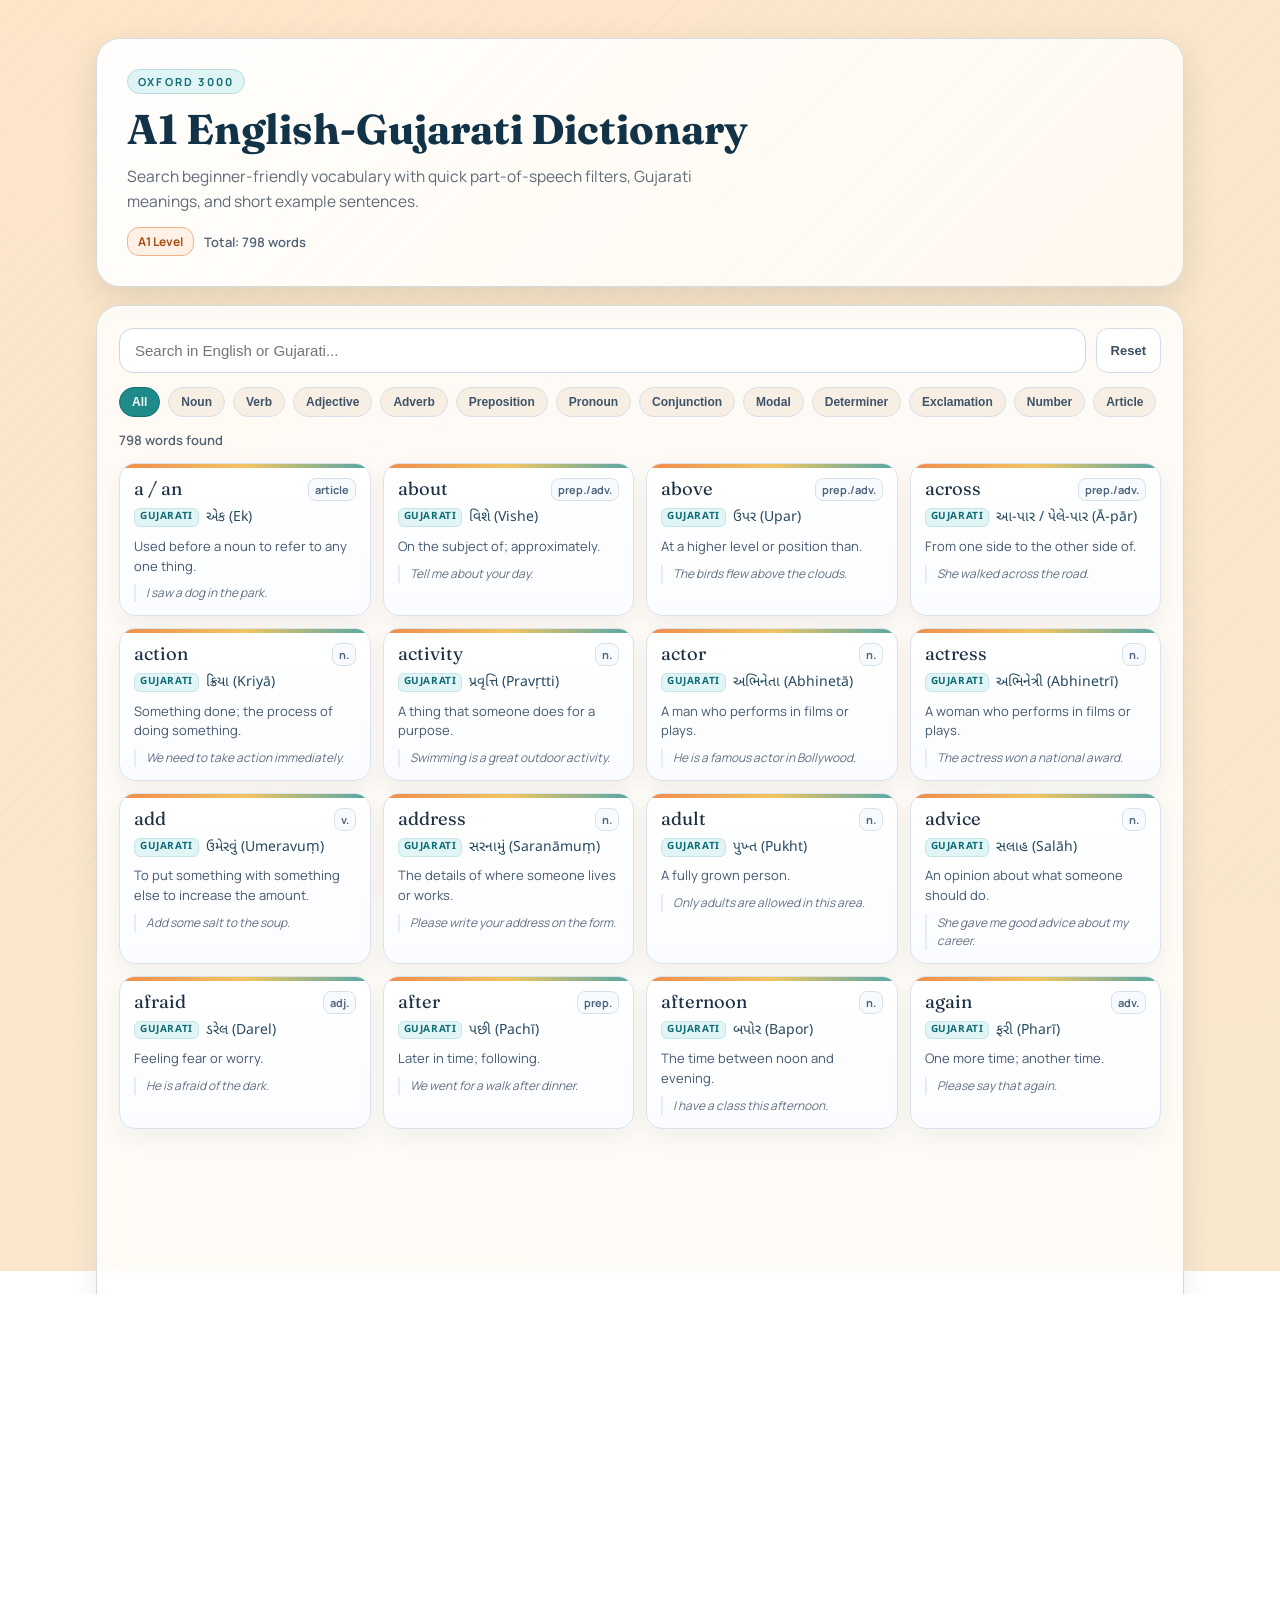
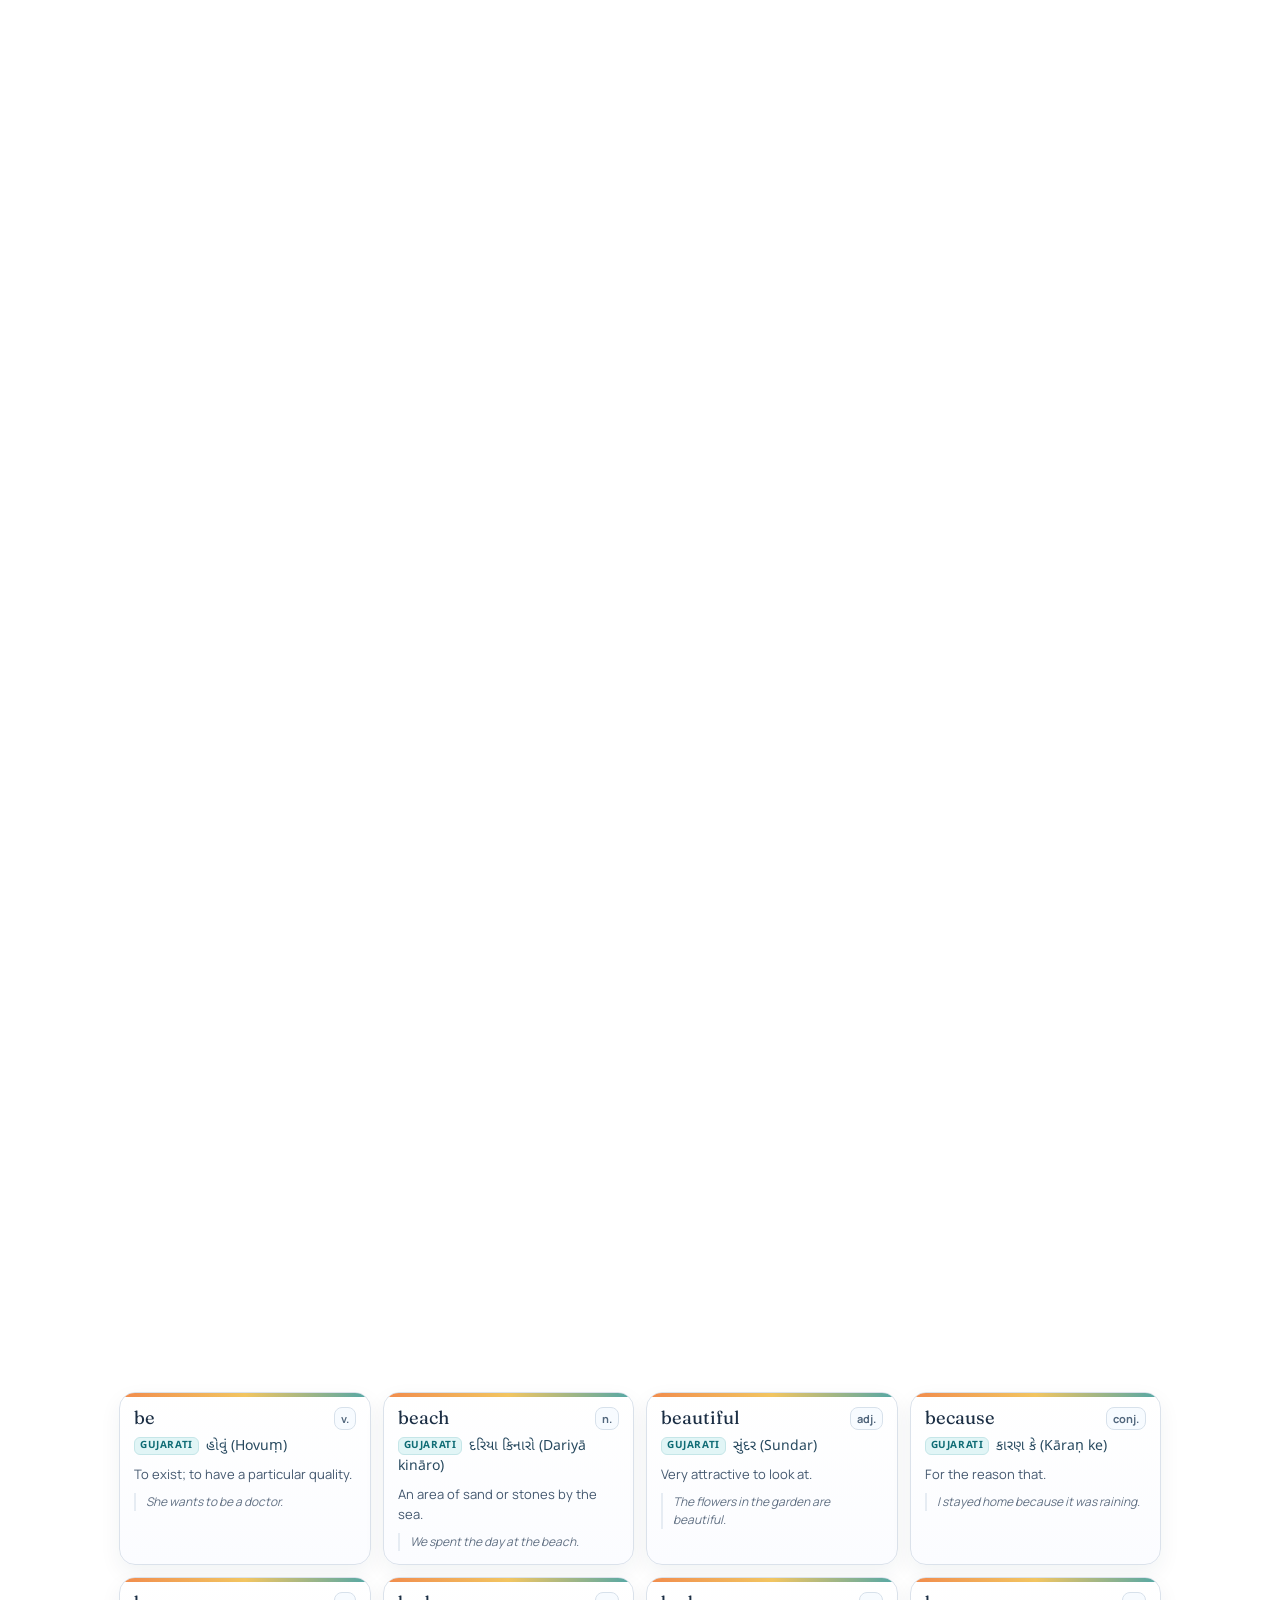
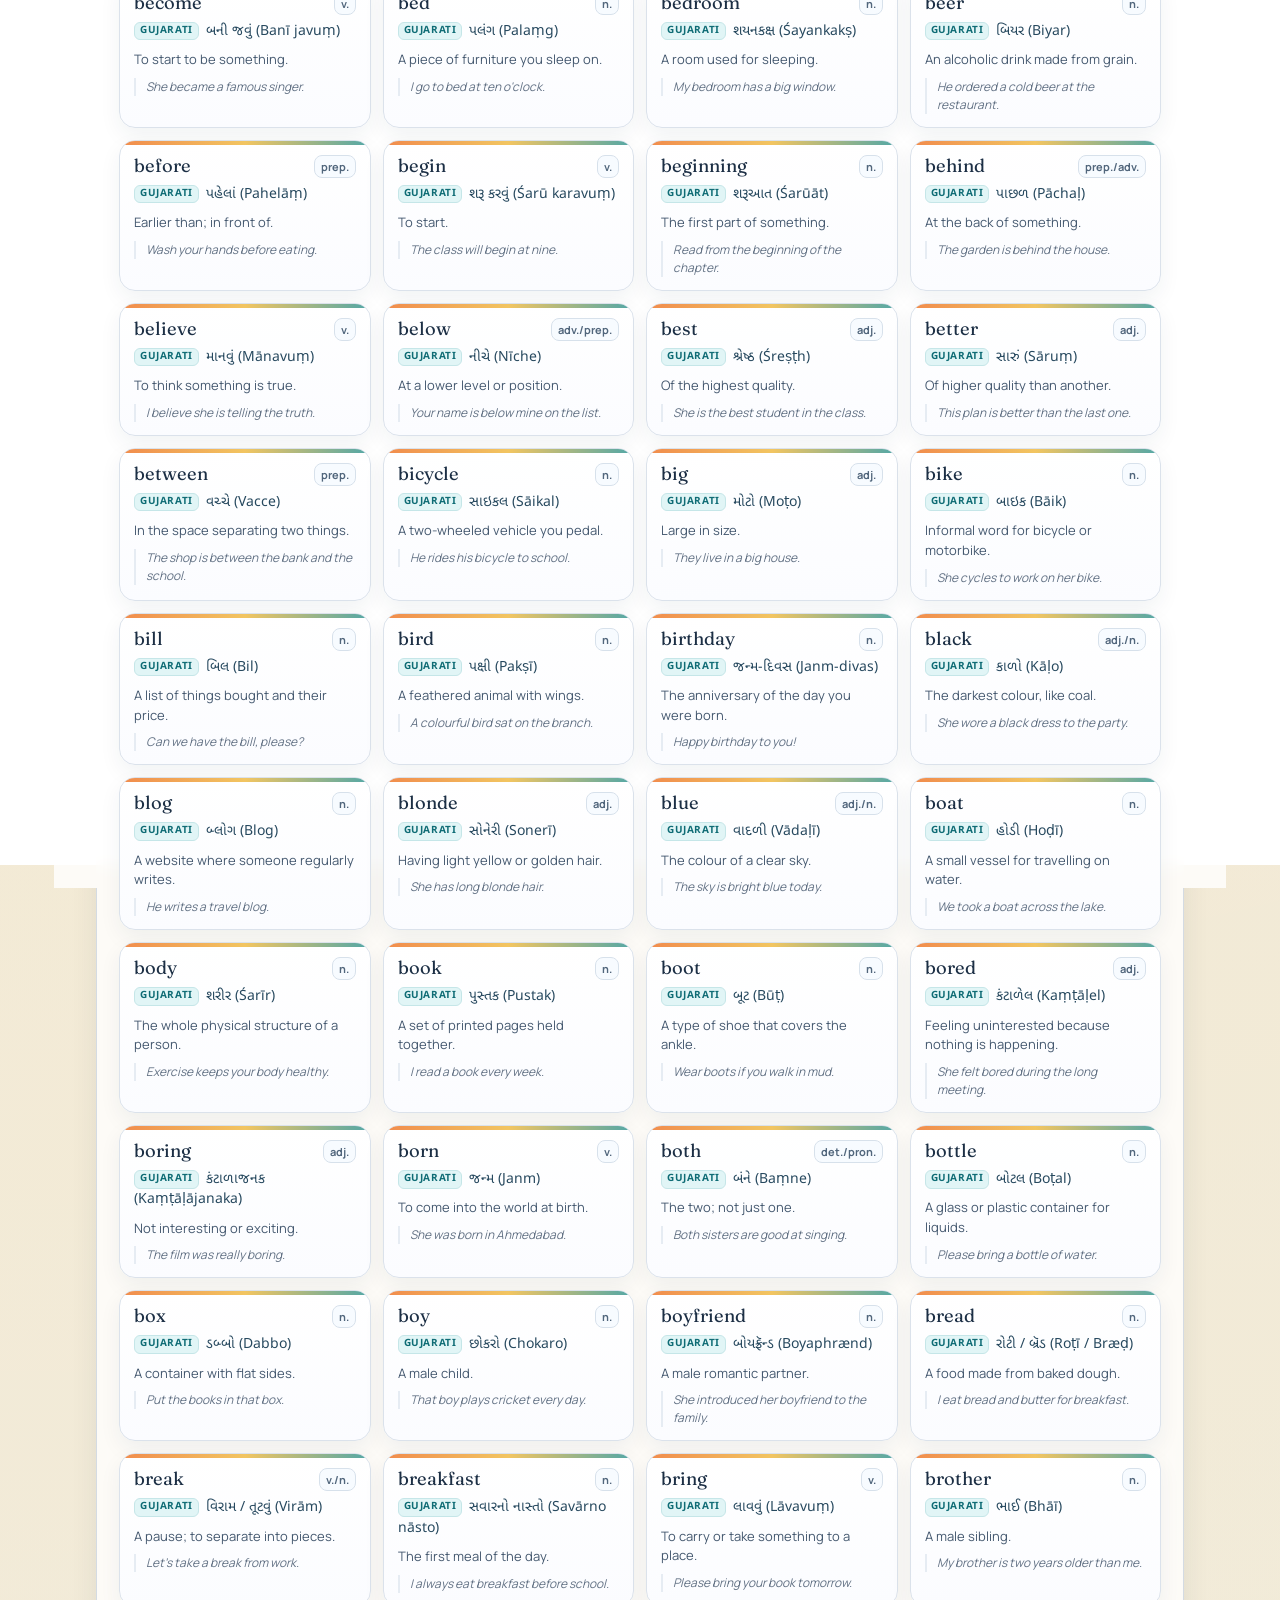
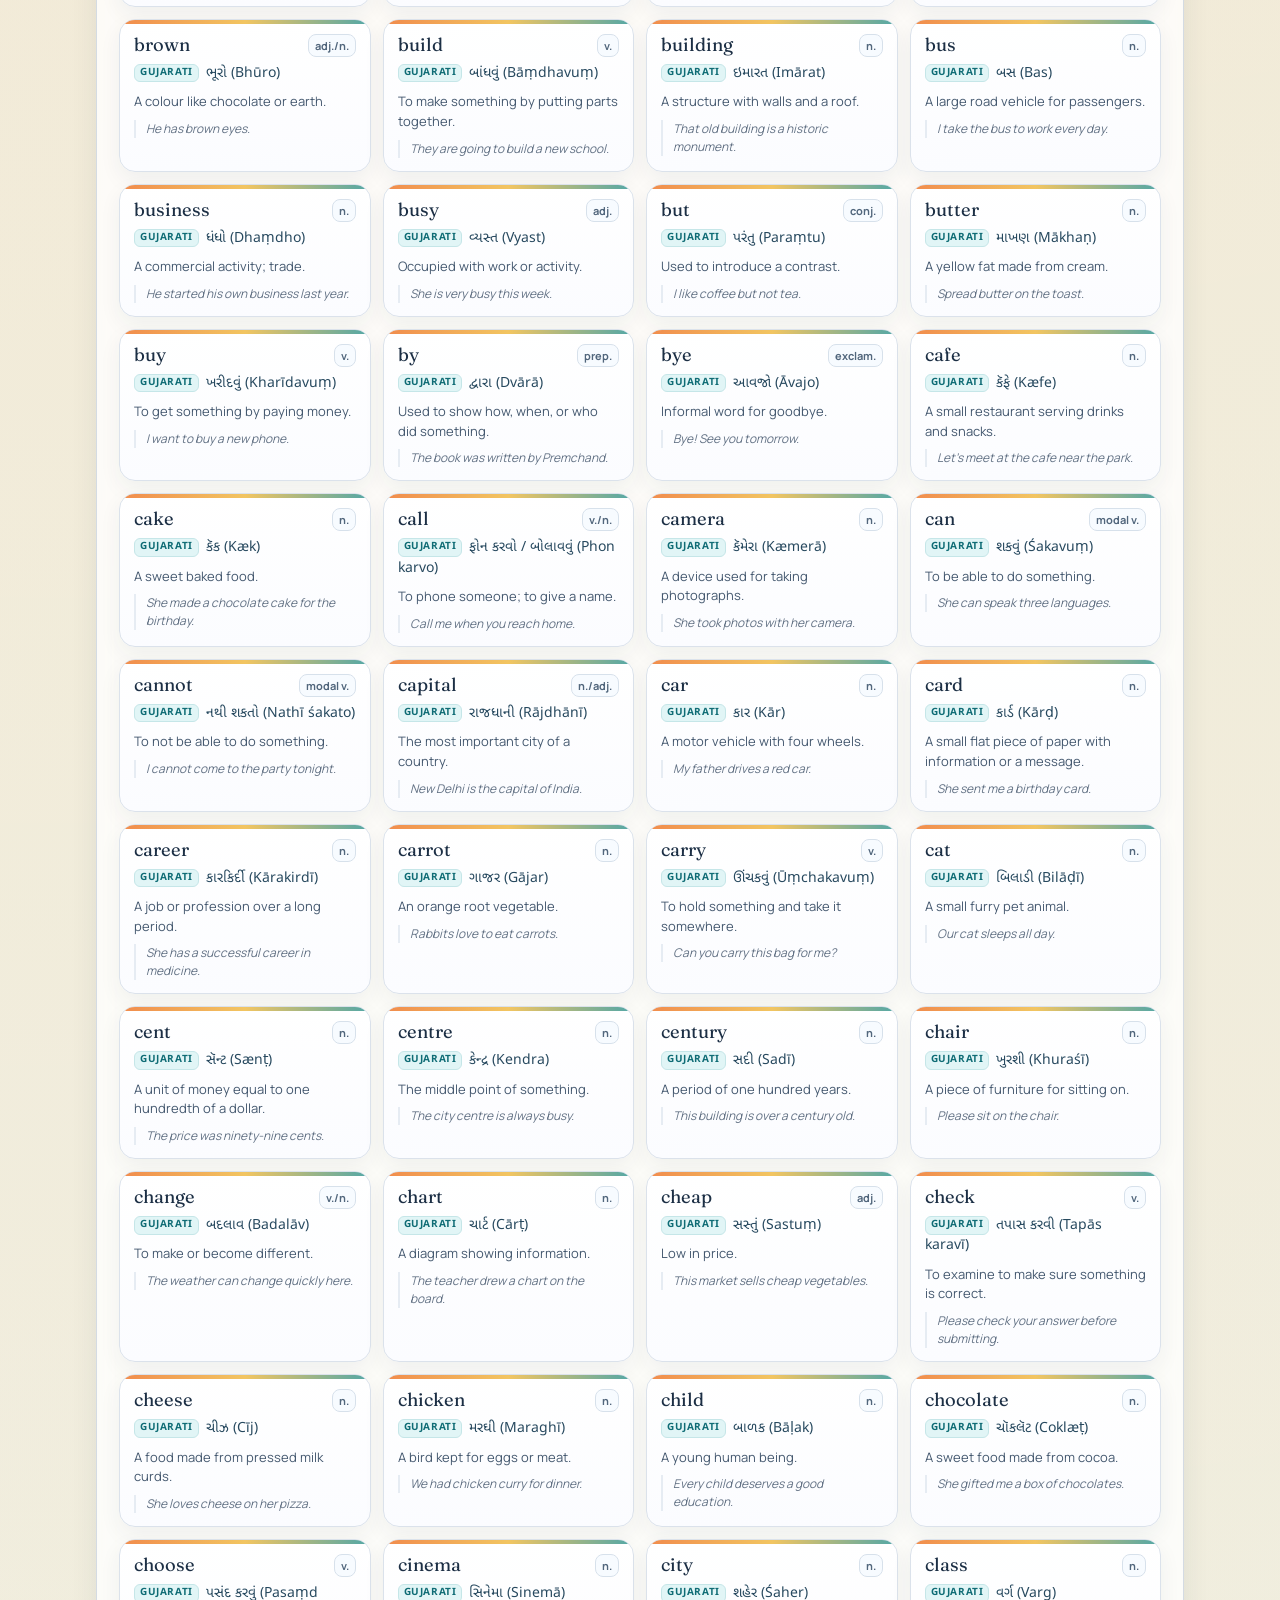
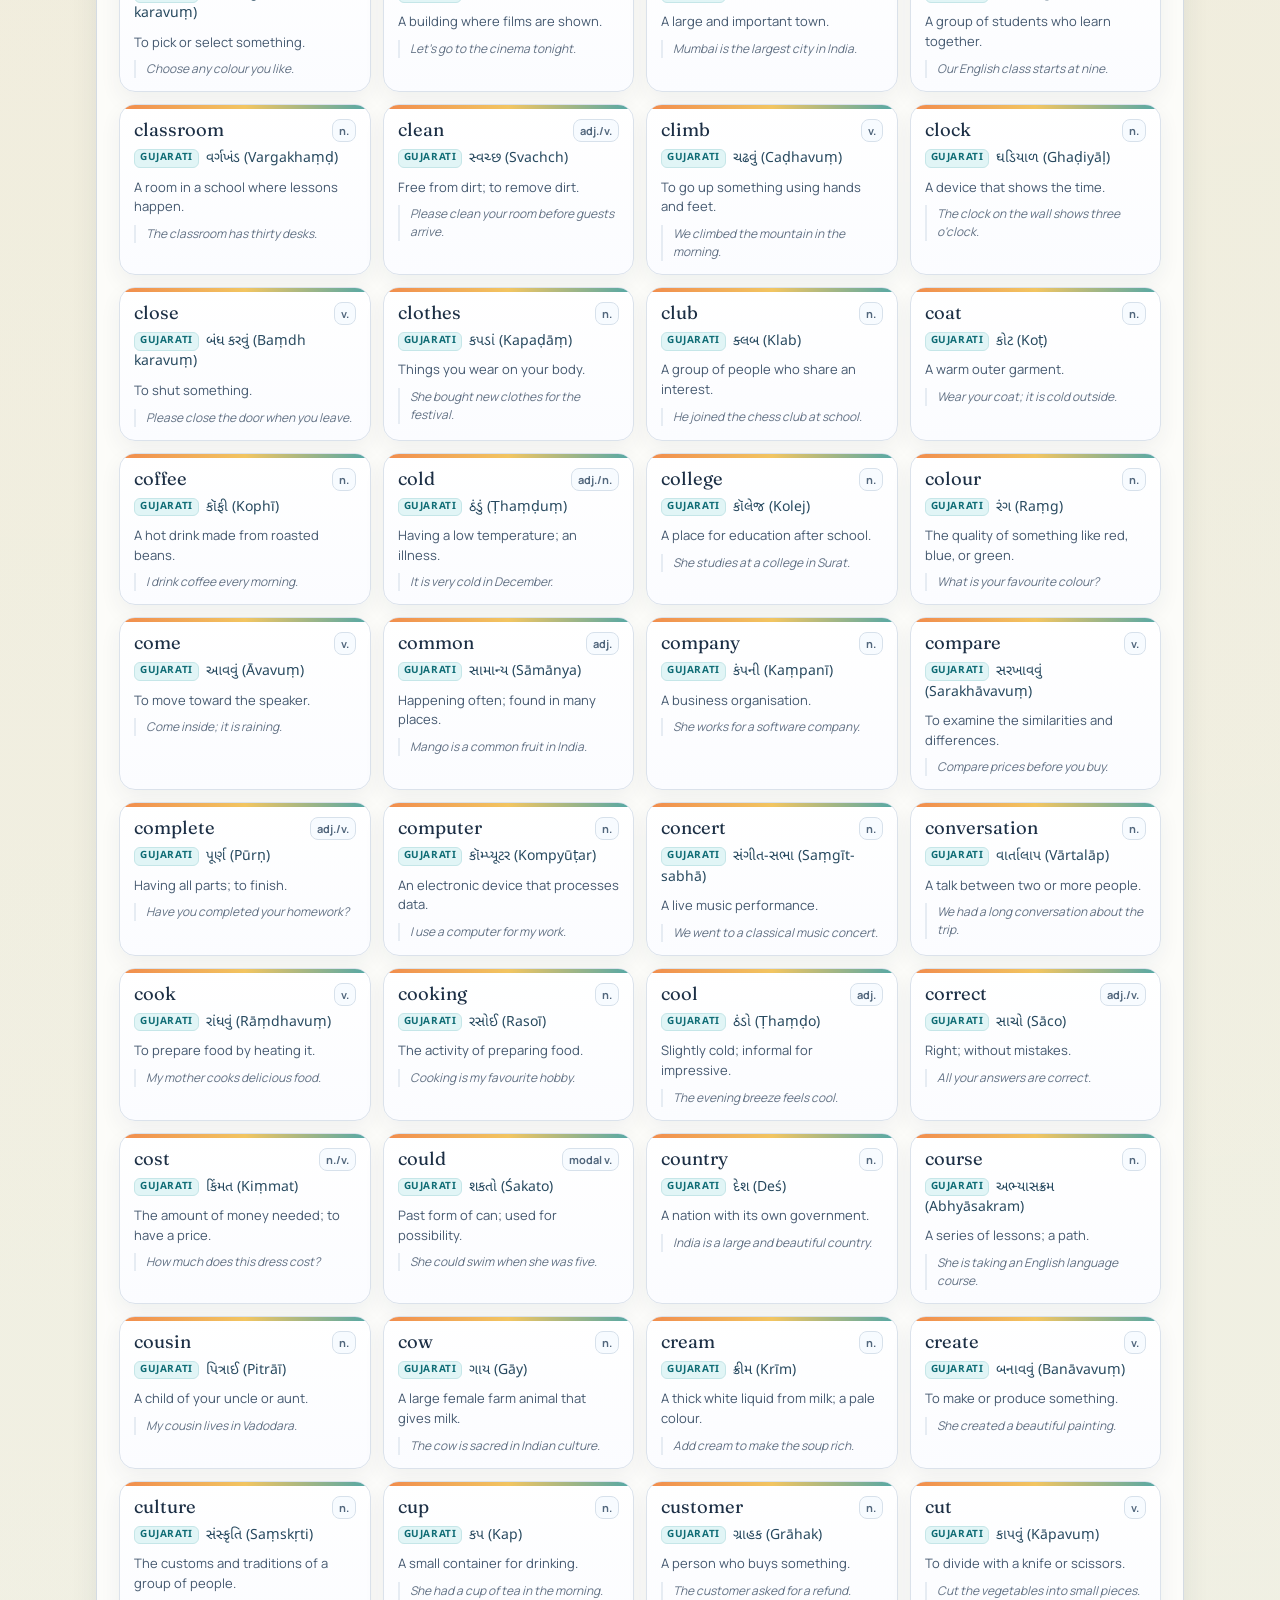
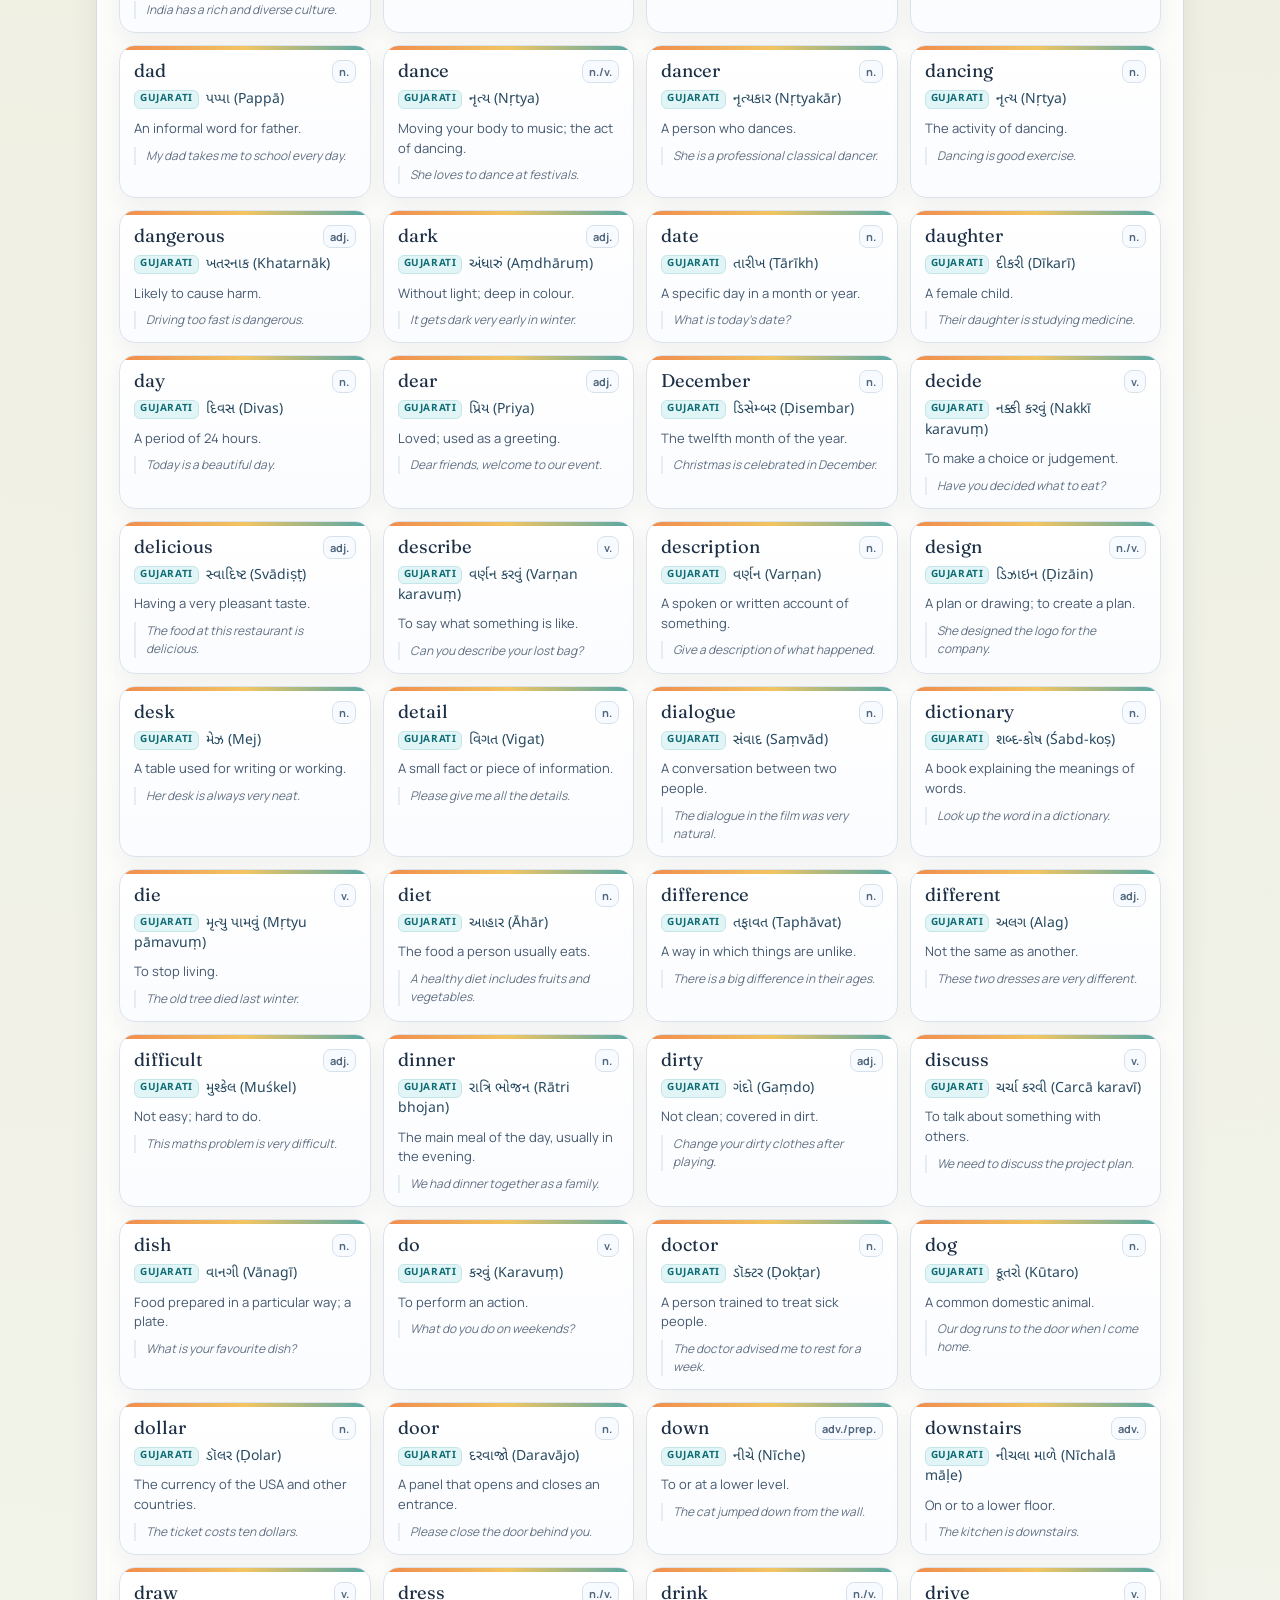
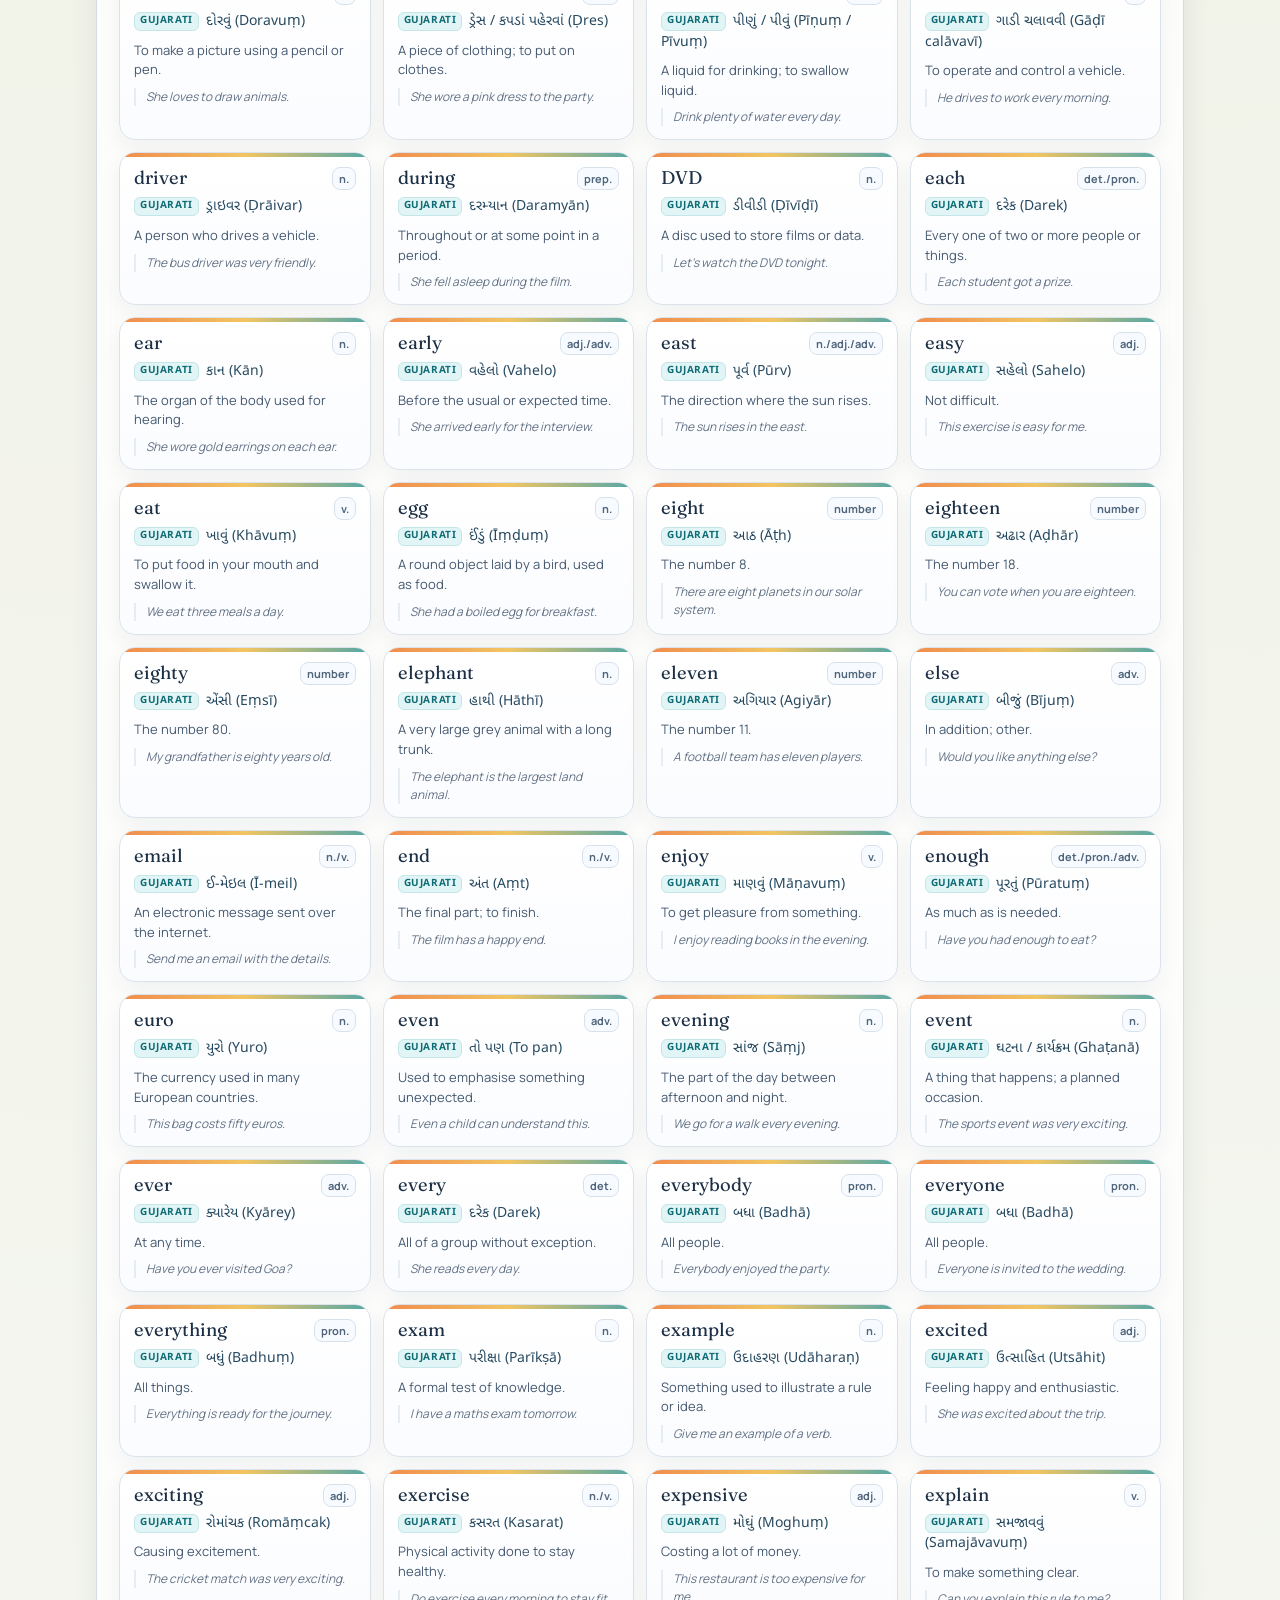
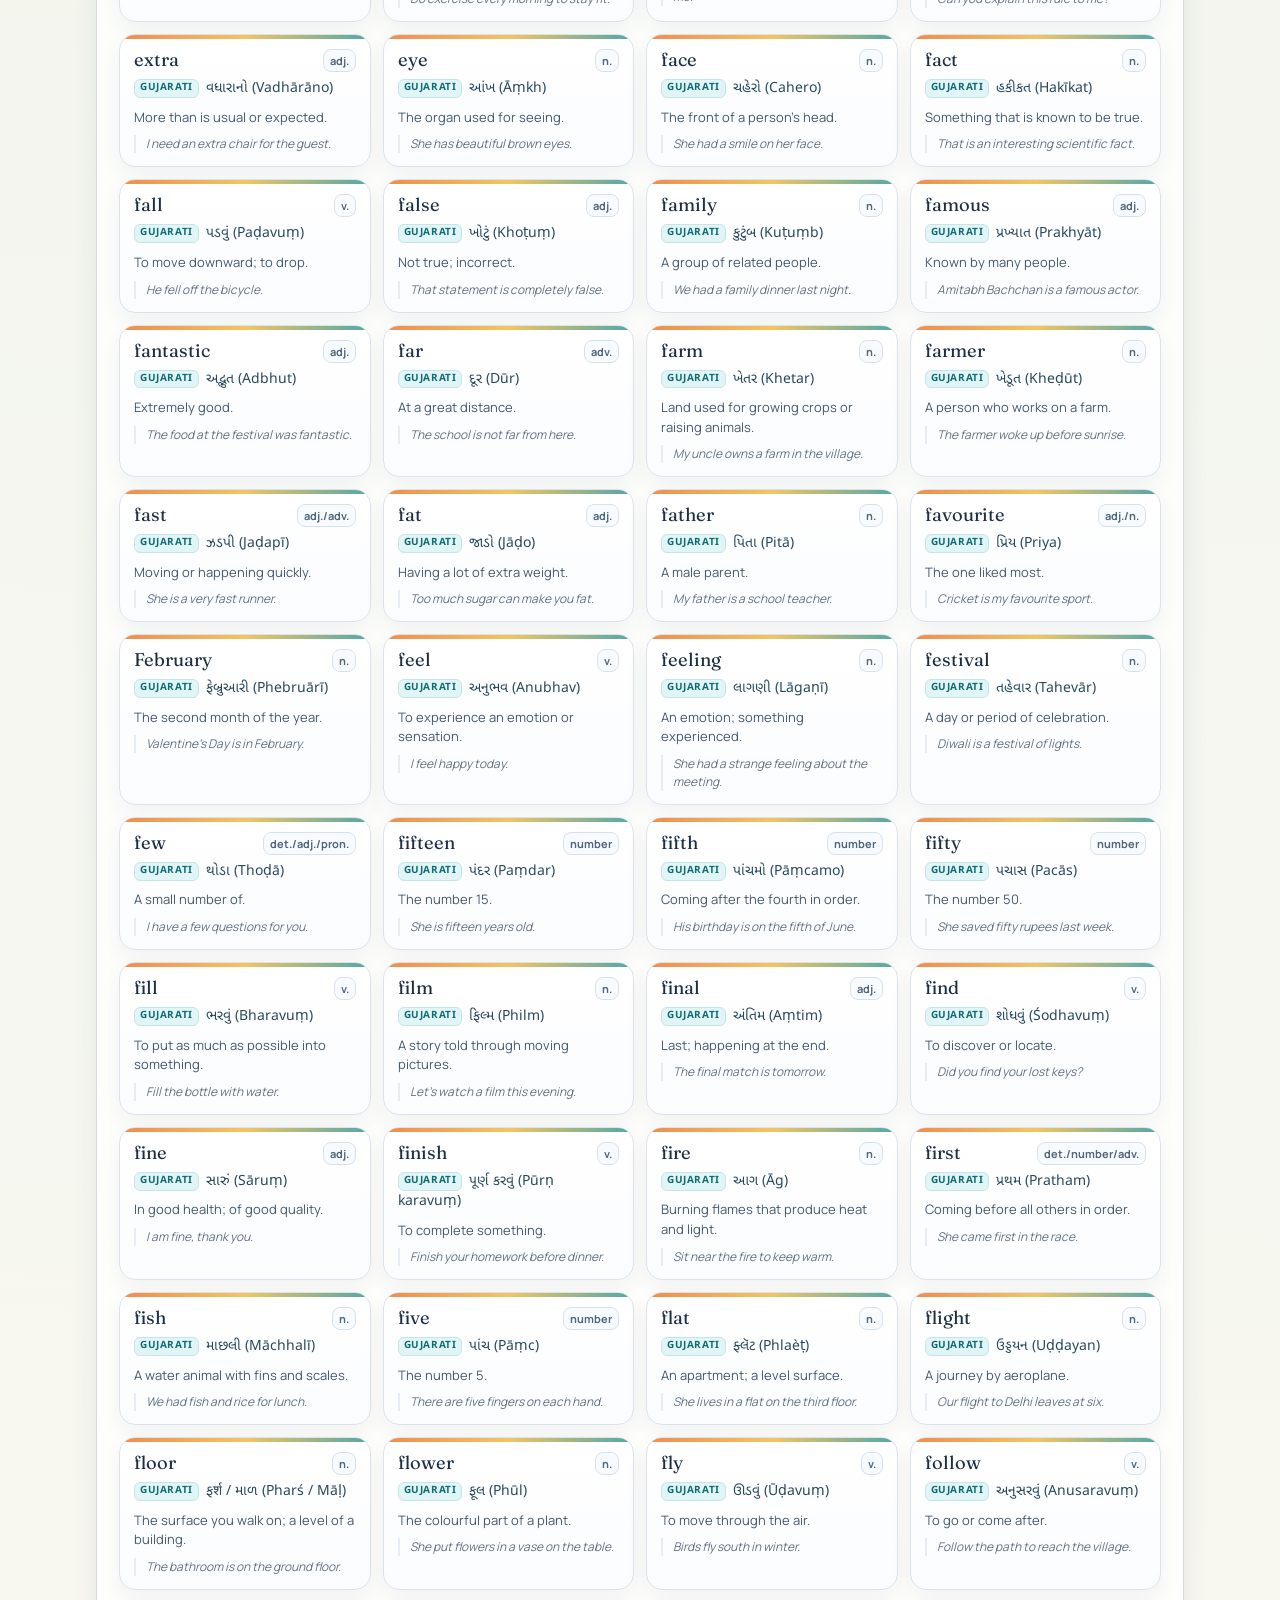
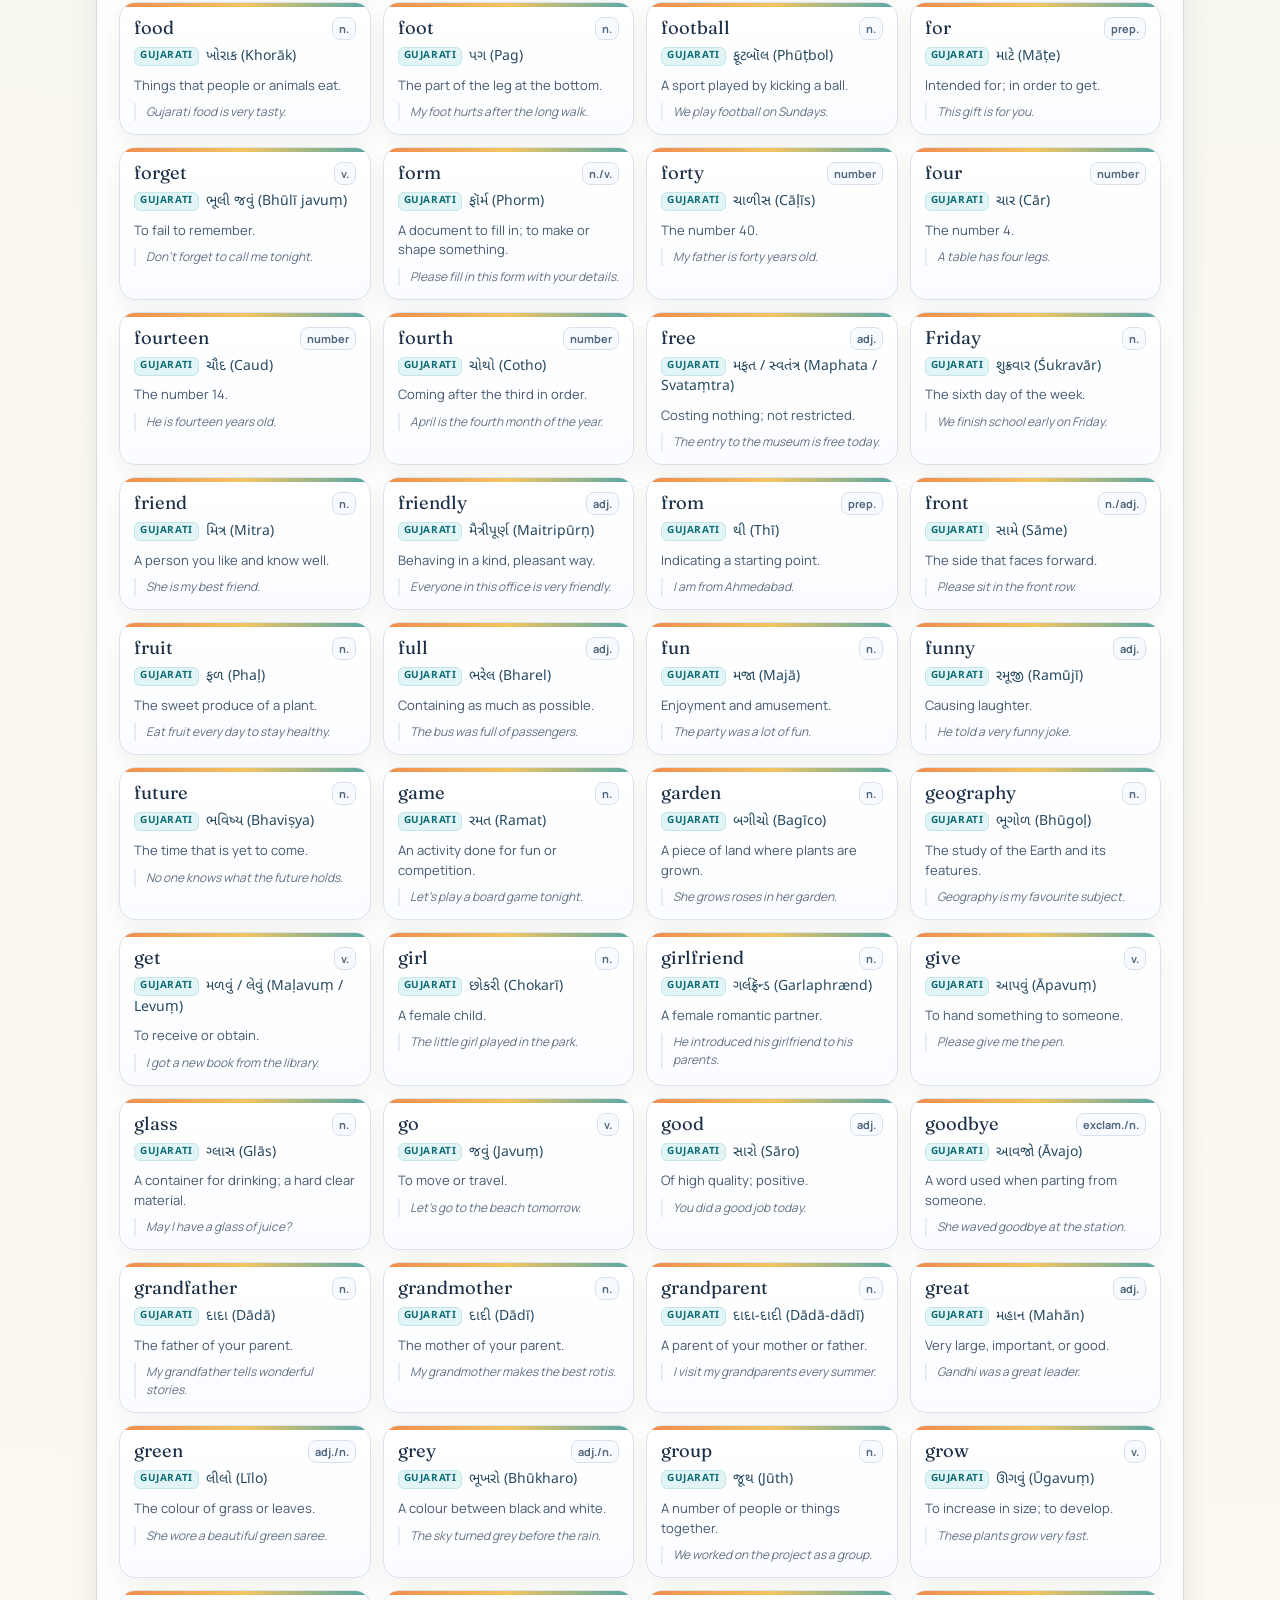
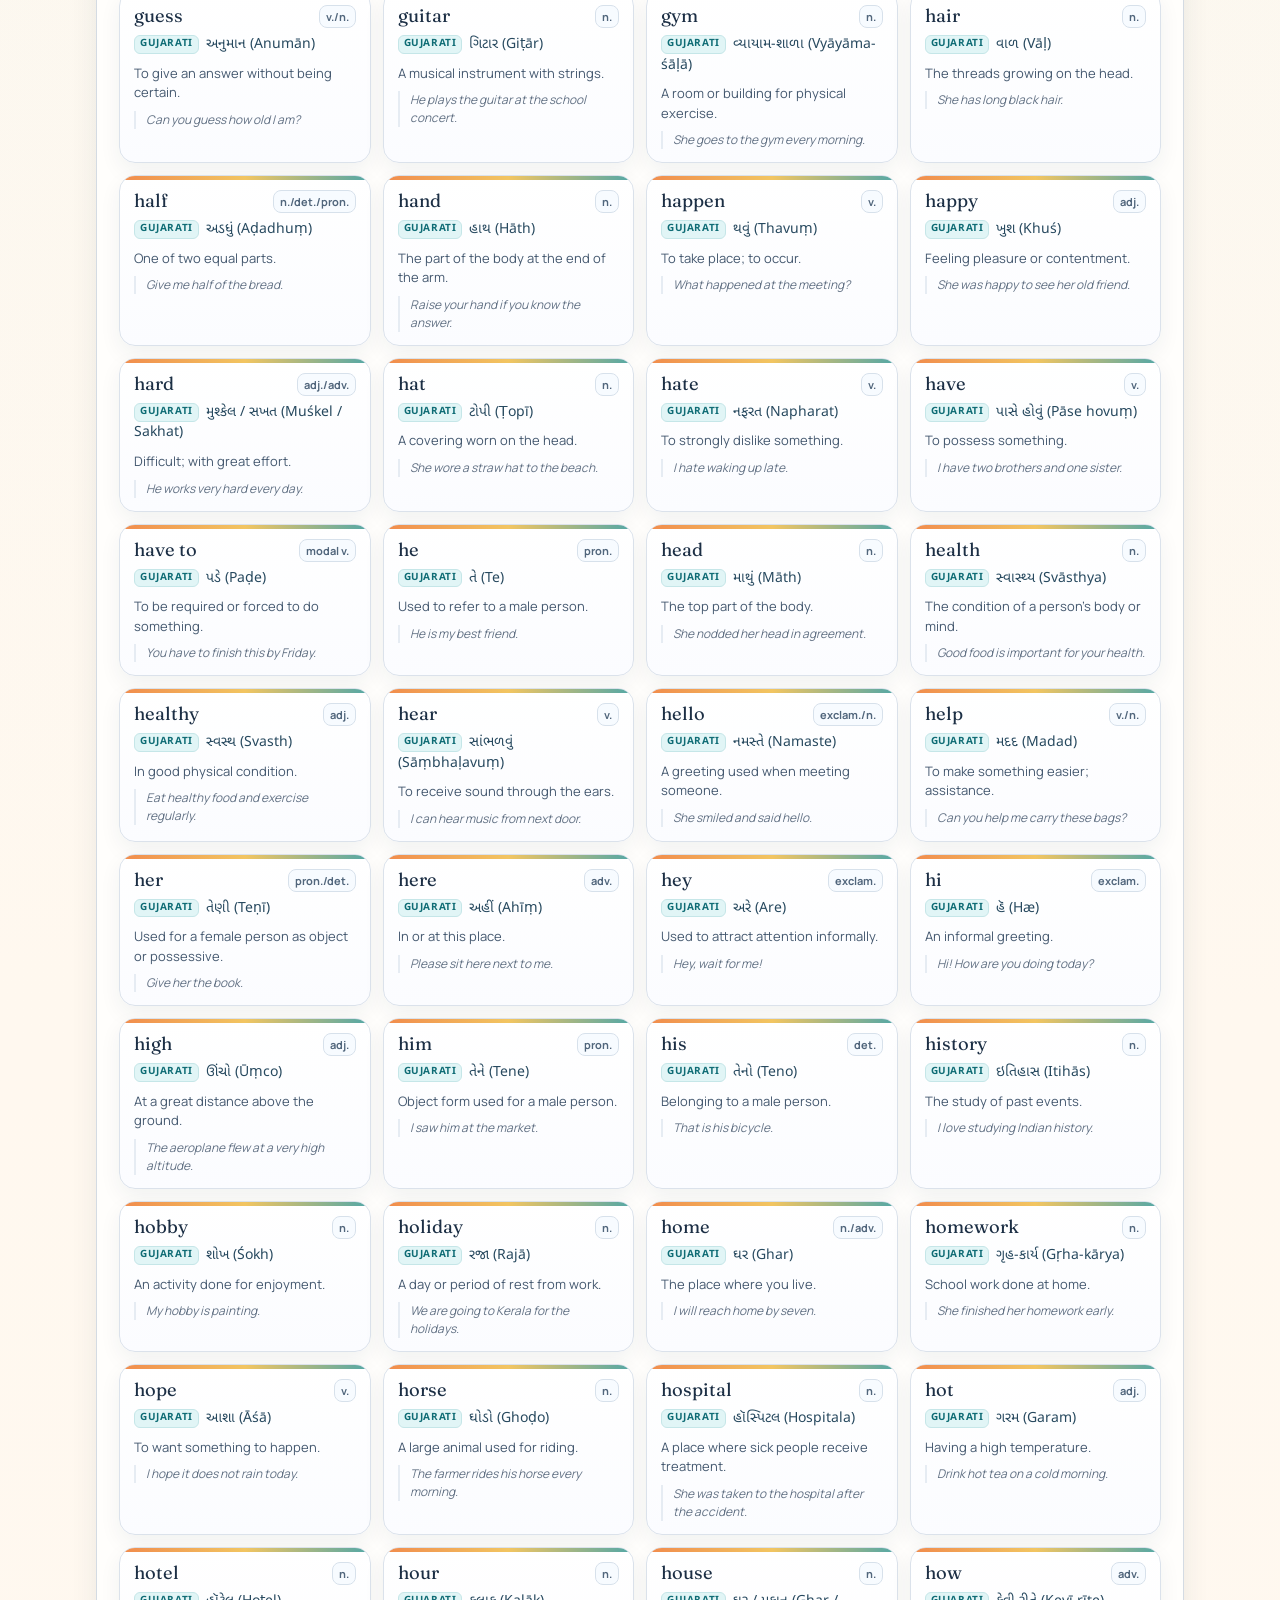
<file: oxford_a1_gujarati_dictionary.html>
<!DOCTYPE html>
<html lang="en">
<head>
<meta charset="UTF-8">
<meta name="viewport" content="width=device-width, initial-scale=1.0">
<title>Oxford A1 Gujarati Dictionary</title>
<style>
@import url('https://fonts.googleapis.com/css2?family=Fraunces:opsz,wght@9..144,600;9..144,700&family=Manrope:wght@400;500;600;700&family=Noto+Sans+Gujarati:wght@400;500;700&display=swap');
:root{
  --bg-1:#fff6ea;
  --bg-2:#ffe5c6;
  --bg-3:#d8f0ee;
  --ink:#1c2a37;
  --muted:#5f6a77;
  --card:#ffffffcc;
  --line:#d4dbe3;
  --chip:#f7efe4;
  --chip-active:#1f8a8a;
  --chip-active-ink:#f7fffd;
  --accent:#ef6c2f;
  --shadow:0 12px 34px rgba(13, 43, 54, 0.12);
}
*{box-sizing:border-box;margin:0;padding:0}
html,body{min-height:100%}
body{
  font-family:'Manrope',sans-serif;
  color:var(--ink);
  background:
    radial-gradient(circle at 8% -2%,var(--bg-2) 0%,rgba(255,229,198,0) 36%),
    radial-gradient(circle at 93% 5%,var(--bg-3) 0%,rgba(216,240,238,0) 42%),
    linear-gradient(180deg,#fffdf8 0%,#fff8ef 45%,#f6fbff 100%);
}
body::before{
  content:"";
  position:fixed;
  inset:0;
  pointer-events:none;
  background:repeating-linear-gradient(135deg,rgba(31,138,138,0.04) 0 2px,rgba(31,138,138,0) 2px 16px);
  opacity:.28;
}
.page{
  position:relative;
  z-index:1;
  max-width:1140px;
  margin:0 auto;
  padding:clamp(20px,3vw,38px) clamp(14px,2.4vw,26px) 34px;
}
.hero{
  margin-bottom:18px;
  padding:clamp(20px,3.4vw,30px);
  border:1px solid var(--line);
  border-radius:24px;
  background:linear-gradient(135deg,rgba(255,255,255,.95),rgba(255,252,246,.82));
  box-shadow:var(--shadow);
}
.hero-kicker{
  display:inline-block;
  font-size:11px;
  letter-spacing:.2em;
  text-transform:uppercase;
  font-weight:700;
  color:#0f6c75;
  background:#dff4f5;
  border:1px solid #b8dbdf;
  padding:4px 10px;
  border-radius:999px;
}
.hero h1{
  margin-top:12px;
  font-family:'Fraunces',serif;
  font-size:clamp(1.55rem,4vw,2.6rem);
  line-height:1.15;
  color:#123347;
}
.hero-copy{
  margin-top:10px;
  max-width:68ch;
  color:var(--muted);
  line-height:1.6;
  font-size:.97rem;
}
.hero-meta{
  margin-top:14px;
  display:flex;
  align-items:center;
  flex-wrap:wrap;
  gap:10px;
}
.badge{
  display:inline-flex;
  align-items:center;
  border-radius:12px;
  border:1px solid #f2b287;
  background:#fff1e6;
  color:#a44f13;
  font-size:12px;
  font-weight:700;
  padding:5px 10px;
}
#cnt2{
  font-size:13px;
  color:#516375;
  font-weight:600;
}
.panel{
  padding:clamp(14px,2.5vw,22px);
  border-radius:24px;
  background:var(--card);
  border:1px solid var(--line);
  backdrop-filter:blur(8px);
  box-shadow:0 14px 28px rgba(18, 51, 71, 0.08);
}
.searchbar{
  display:grid;
  grid-template-columns:minmax(0,1fr) auto;
  gap:10px;
  margin-bottom:14px;
}
#search{
  width:100%;
  padding:13px 15px;
  font-size:15px;
  border:1px solid #cdd8e3;
  border-radius:14px;
  background:#fff;
  color:var(--ink);
  box-shadow:inset 0 1px 0 rgba(255,255,255,.7);
  transition:border-color .2s ease, box-shadow .2s ease, transform .2s ease;
}
#search:focus{
  outline:none;
  border-color:#47a5b2;
  box-shadow:0 0 0 4px rgba(71,165,178,.14);
  transform:translateY(-1px);
}
#clearSearch{
  border:1px solid #d3dbe6;
  background:#fff;
  color:#3c4f63;
  font-weight:600;
  font-size:13px;
  border-radius:12px;
  padding:0 14px;
  cursor:pointer;
  transition:background .18s ease,border-color .18s ease,color .18s ease;
}
#clearSearch:hover{
  background:#f2f7ff;
  border-color:#b7c8df;
  color:#153f66;
}
.filters{
  display:flex;
  flex-wrap:wrap;
  gap:8px;
  margin-bottom:14px;
}
.fbtn{
  border:1px solid #d7dee7;
  background:var(--chip);
  color:#3f5369;
  font-size:12px;
  font-weight:600;
  border-radius:999px;
  padding:7px 12px;
  cursor:pointer;
  transition:transform .2s ease, background .2s ease, border-color .2s ease, color .2s ease;
}
.fbtn:hover{
  transform:translateY(-1px);
  border-color:#b9cad8;
}
.fbtn.active{
  background:var(--chip-active);
  color:var(--chip-active-ink);
  border-color:#146f6f;
}
.cnt{
  margin-bottom:14px;
  color:#526273;
  font-size:13px;
  font-weight:600;
}
.grid{
  display:grid;
  grid-template-columns:repeat(auto-fill,minmax(250px,1fr));
  gap:12px;
}
.card{
  position:relative;
  border:1px solid #dbe2eb;
  border-radius:16px;
  padding:14px 14px 13px;
  background:
    linear-gradient(180deg,#ffffff 0%,#fbfcff 100%);
  box-shadow:0 8px 22px rgba(20, 47, 68, 0.06);
  overflow:hidden;
  animation:rise .45s ease both;
  animation-delay:calc(var(--i, 0) * 26ms);
  transition:transform .2s ease, border-color .2s ease, box-shadow .2s ease;
}
.card::before{
  content:"";
  position:absolute;
  left:0;
  top:0;
  right:0;
  height:4px;
  background:linear-gradient(90deg,#f18b4c,#f2c561,#52a7a7);
}
.card:hover{
  transform:translateY(-3px);
  border-color:#c5d1de;
  box-shadow:0 14px 26px rgba(22, 53, 77, 0.11);
}
.wr{
  display:flex;
  align-items:flex-start;
  justify-content:space-between;
  gap:8px;
  margin-bottom:7px;
}
.wrd{
  font-family:'Fraunces',serif;
  font-size:1.15rem;
  line-height:1.22;
  color:#1c2f45;
}
.pos{
  white-space:nowrap;
  font-size:11px;
  font-weight:700;
  color:#51667c;
  border:1px solid #d7e1eb;
  border-radius:8px;
  padding:3px 6px;
  background:#f7fbff;
}
.guj{
  margin-bottom:8px;
  color:#27495f;
  line-height:1.45;
  font-family:'Noto Sans Gujarati','Manrope',sans-serif;
  font-size:14px;
}
.tag{
  display:inline-block;
  margin-right:7px;
  font-size:10px;
  font-weight:700;
  letter-spacing:.06em;
  text-transform:uppercase;
  color:#0f6c75;
  background:#e1f5f6;
  border:1px solid #c5e6e8;
  border-radius:6px;
  padding:1px 5px;
  vertical-align:middle;
}
.mng{
  font-size:13px;
  color:#44586f;
  margin-bottom:8px;
  line-height:1.52;
}
.ex{
  font-size:12px;
  color:#637285;
  line-height:1.5;
  padding-left:10px;
  border-left:2px solid #e6ecf3;
  font-style:italic;
}
.nr{
  grid-column:1/-1;
  text-align:center;
  padding:38px 14px;
  border:1px dashed #cfdae5;
  border-radius:14px;
  color:#596c7f;
  background:rgba(255,255,255,.66);
  font-size:14px;
}
@keyframes rise{
  from{opacity:0;transform:translateY(10px)}
  to{opacity:1;transform:translateY(0)}
}
@media (max-width:740px){
  .hero{border-radius:20px}
  .panel{border-radius:20px}
  .searchbar{grid-template-columns:1fr}
  #clearSearch{padding:10px 14px}
}
</style>
</head>
<body>
<main class="page">
  <header class="hero">
    <p class="hero-kicker">Oxford 3000</p>
    <h1>A1 English-Gujarati Dictionary</h1>
    <p class="hero-copy">Search beginner-friendly vocabulary with quick part-of-speech filters, Gujarati meanings, and short example sentences.</p>
    <div class="hero-meta">
      <span class="badge">A1 Level</span>
      <span id="cnt2"></span>
    </div>
  </header>

  <section class="panel">
    <div class="searchbar">
      <input type="text" id="search" placeholder="Search in English or Gujarati..." autocomplete="off">
      <button id="clearSearch" type="button">Reset</button>
    </div>
    <div class="filters" id="filters"></div>
    <div class="cnt" id="cnt"></div>
    <div class="grid" id="grid"></div>
  </section>
</main>
<script>
const data=[
{w:"a / an",p:"article",g:"એક (Ek)",m:"Used before a noun to refer to any one thing.",e:"I saw a dog in the park."},
{w:"about",p:"prep./adv.",g:"વિશે (Vishe)",m:"On the subject of; approximately.",e:"Tell me about your day."},
{w:"above",p:"prep./adv.",g:"ઉપર (Upar)",m:"At a higher level or position than.",e:"The birds flew above the clouds."},
{w:"across",p:"prep./adv.",g:"આ-પાર / પેલે-પાર (Ā-pār)",m:"From one side to the other side of.",e:"She walked across the road."},
{w:"action",p:"n.",g:"ક્રિયા (Kriyā)",m:"Something done; the process of doing something.",e:"We need to take action immediately."},
{w:"activity",p:"n.",g:"પ્રવૃત્તિ (Pravṛtti)",m:"A thing that someone does for a purpose.",e:"Swimming is a great outdoor activity."},
{w:"actor",p:"n.",g:"અભિનેતા (Abhinetā)",m:"A man who performs in films or plays.",e:"He is a famous actor in Bollywood."},
{w:"actress",p:"n.",g:"અભિનેત્રી (Abhinetrī)",m:"A woman who performs in films or plays.",e:"The actress won a national award."},
{w:"add",p:"v.",g:"ઉમેરવું (Umeravuṃ)",m:"To put something with something else to increase the amount.",e:"Add some salt to the soup."},
{w:"address",p:"n.",g:"સરનામું (Saranāmuṃ)",m:"The details of where someone lives or works.",e:"Please write your address on the form."},
{w:"adult",p:"n.",g:"પુખ્ત (Pukht)",m:"A fully grown person.",e:"Only adults are allowed in this area."},
{w:"advice",p:"n.",g:"સલાહ (Salāh)",m:"An opinion about what someone should do.",e:"She gave me good advice about my career."},
{w:"afraid",p:"adj.",g:"ડરેલ (Darel)",m:"Feeling fear or worry.",e:"He is afraid of the dark."},
{w:"after",p:"prep.",g:"પછી (Pachī)",m:"Later in time; following.",e:"We went for a walk after dinner."},
{w:"afternoon",p:"n.",g:"બપોર (Bapor)",m:"The time between noon and evening.",e:"I have a class this afternoon."},
{w:"again",p:"adv.",g:"ફરી (Pharī)",m:"One more time; another time.",e:"Please say that again."},
{w:"age",p:"n.",g:"ઉંમર (Ummar)",m:"The length of time a person has lived.",e:"What is your age?"},
{w:"ago",p:"adv.",g:"પહેલાં (Pahelāṃ)",m:"In the past; before the present time.",e:"I met him two years ago."},
{w:"agree",p:"v.",g:"સહમત થવું (Sahamat thavuṃ)",m:"To have the same opinion as someone.",e:"I agree with your idea."},
{w:"air",p:"n.",g:"હવા (Havā)",m:"The mixture of gases we breathe.",e:"The air in the mountains is very fresh."},
{w:"airport",p:"n.",g:"એરપોર્ટ (Eraporṭ)",m:"A place where aircraft take off and land.",e:"We reached the airport two hours early."},
{w:"all",p:"det./pron.",g:"બધું (Badhuṃ)",m:"The whole amount or number of something.",e:"All the students passed the exam."},
{w:"also",p:"adv.",g:"પણ (Pan)",m:"In addition; too.",e:"She speaks Hindi and also Gujarati."},
{w:"always",p:"adv.",g:"હંમેશા (Hammeśā)",m:"At all times; every time.",e:"He always wakes up early."},
{w:"amazing",p:"adj.",g:"અદ્ભુત (Adbhut)",m:"Very surprising and impressive.",e:"The view from the mountain was amazing."},
{w:"and",p:"conj.",g:"અને (Ane)",m:"Used to connect words or phrases.",e:"I like tea and coffee."},
{w:"angry",p:"adj.",g:"ગુસ્સો (Gusso)",m:"Feeling or showing anger.",e:"She was angry because he was late."},
{w:"animal",p:"n.",g:"પ્રાણી (Prāṇī)",m:"A living creature that is not a plant.",e:"A lion is a wild animal."},
{w:"another",p:"det./pron.",g:"બીજો (Bījo)",m:"One more; a different one.",e:"Can I have another glass of water?"},
{w:"answer",p:"n./v.",g:"જવાબ (Javāb)",m:"A reply to a question; to reply.",e:"He gave the correct answer."},
{w:"any",p:"det./pron.",g:"કોઈ પણ (Koī pan)",m:"Used in questions and negatives; one or some.",e:"Do you have any questions?"},
{w:"anyone",p:"pron.",g:"કોઈ પણ (Koī pan)",m:"Any person at all.",e:"Is there anyone at home?"},
{w:"anything",p:"pron.",g:"કઈ પણ (Kaī pan)",m:"Any thing at all.",e:"I will do anything to help you."},
{w:"apartment",p:"n.",g:"ફ્લૅટ (Phlæṭ)",m:"A set of rooms for living in, inside a building.",e:"We live in a small apartment."},
{w:"apple",p:"n.",g:"સફરજન (Saparajana)",m:"A round red or green fruit.",e:"An apple a day keeps the doctor away."},
{w:"April",p:"n.",g:"એપ્રિલ (Epril)",m:"The fourth month of the year.",e:"My birthday is in April."},
{w:"area",p:"n.",g:"વિસ્તાર (Vistār)",m:"A part of a place or region.",e:"This is a quiet residential area."},
{w:"arm",p:"n.",g:"હાથ (Hāth)",m:"The part of the body from shoulder to hand.",e:"She broke her arm while playing."},
{w:"around",p:"prep./adv.",g:"આસ-પાસ (Ās-pās)",m:"On every side of; approximately.",e:"There are trees around the house."},
{w:"arrive",p:"v.",g:"પહોંચવું (Pahoṃchavuṃ)",m:"To reach a place.",e:"When will you arrive at the station?"},
{w:"art",p:"n.",g:"કલા (Kalā)",m:"Creative work such as painting or drawing.",e:"She studies art at college."},
{w:"article",p:"n.",g:"લેખ (Lekh)",m:"A piece of writing in a newspaper or magazine.",e:"I read an interesting article today."},
{w:"artist",p:"n.",g:"કલાકાર (Kalākār)",m:"A person who creates art.",e:"My sister is a talented artist."},
{w:"as",p:"prep.",g:"જેમ / તરીકે (Jem)",m:"Used for comparison or to give a role.",e:"She works as a teacher."},
{w:"ask",p:"v.",g:"પૂછવું (Pūchavuṃ)",m:"To say something as a question.",e:"He asked me for directions."},
{w:"at",p:"prep.",g:"પર / માં (Par / Māṃ)",m:"Used to show position or time.",e:"She is at school right now."},
{w:"August",p:"n.",g:"ઓગસ્ટ (Ogasṭ)",m:"The eighth month of the year.",e:"School starts again in August."},
{w:"aunt",p:"n.",g:"કાકી / મામી (Kākī / Māmī)",m:"The sister of your parent.",e:"My aunt makes delicious food."},
{w:"autumn",p:"n.",g:"પાનખર (Pānakhar)",m:"The season between summer and winter.",e:"Leaves fall from trees in autumn."},
{w:"away",p:"adv.",g:"દૂર (Dūr)",m:"To or at a distance from a place.",e:"He moved away from his hometown."},
{w:"baby",p:"n.",g:"બાળક (Bāḷak)",m:"A very young child.",e:"The baby is sleeping in the cot."},
{w:"back",p:"n./adv.",g:"પીઠ / પાછળ (Pīṭh / Pāchaḷ)",m:"The rear part; to return.",e:"I will be back in five minutes."},
{w:"bad",p:"adj.",g:"ખરાબ (Kharāb)",m:"Not good; of poor quality.",e:"He got a bad result in the exam."},
{w:"bag",p:"n.",g:"થેલો (Thelo)",m:"A container made of cloth, paper, or leather.",e:"She carries her books in a bag."},
{w:"ball",p:"n.",g:"દડો (Daḍo)",m:"A round object used in sports.",e:"Kick the ball into the goal."},
{w:"banana",p:"n.",g:"કેળું (Keḷuṃ)",m:"A long curved yellow fruit.",e:"I eat a banana every morning."},
{w:"band",p:"n.",g:"સ્ટ્રૅપ / બૅન્ડ (Bænd)",m:"A group of musicians; a strip of material.",e:"The band played music all night."},
{w:"bank",p:"n.",g:"બૅન્ક (Bænk)",m:"A place where people keep money.",e:"I need to go to the bank today."},
{w:"bath",p:"n.",g:"સ્નાન (Snān)",m:"The act of washing your whole body.",e:"He has a bath every morning."},
{w:"bathroom",p:"n.",g:"બાથરૂમ (Bātharūm)",m:"A room with a bath or shower and sink.",e:"The bathroom is on the second floor."},
{w:"be",p:"v.",g:"હોવું (Hovuṃ)",m:"To exist; to have a particular quality.",e:"She wants to be a doctor."},
{w:"beach",p:"n.",g:"દરિયા કિનારો (Dariyā kināro)",m:"An area of sand or stones by the sea.",e:"We spent the day at the beach."},
{w:"beautiful",p:"adj.",g:"સુંદર (Sundar)",m:"Very attractive to look at.",e:"The flowers in the garden are beautiful."},
{w:"because",p:"conj.",g:"કારણ કે (Kāraṇ ke)",m:"For the reason that.",e:"I stayed home because it was raining."},
{w:"become",p:"v.",g:"બની જવું (Banī javuṃ)",m:"To start to be something.",e:"She became a famous singer."},
{w:"bed",p:"n.",g:"પલંગ (Palaṃg)",m:"A piece of furniture you sleep on.",e:"I go to bed at ten o'clock."},
{w:"bedroom",p:"n.",g:"શયનકક્ષ (Śayankakṣ)",m:"A room used for sleeping.",e:"My bedroom has a big window."},
{w:"beer",p:"n.",g:"બિયર (Biyar)",m:"An alcoholic drink made from grain.",e:"He ordered a cold beer at the restaurant."},
{w:"before",p:"prep.",g:"પહેલાં (Pahelāṃ)",m:"Earlier than; in front of.",e:"Wash your hands before eating."},
{w:"begin",p:"v.",g:"શરૂ કરવું (Śarū karavuṃ)",m:"To start.",e:"The class will begin at nine."},
{w:"beginning",p:"n.",g:"શરૂઆત (Śarūāt)",m:"The first part of something.",e:"Read from the beginning of the chapter."},
{w:"behind",p:"prep./adv.",g:"પાછળ (Pāchaḷ)",m:"At the back of something.",e:"The garden is behind the house."},
{w:"believe",p:"v.",g:"માનવું (Mānavuṃ)",m:"To think something is true.",e:"I believe she is telling the truth."},
{w:"below",p:"adv./prep.",g:"નીચે (Nīche)",m:"At a lower level or position.",e:"Your name is below mine on the list."},
{w:"best",p:"adj.",g:"શ્રેષ્ઠ (Śreṣṭh)",m:"Of the highest quality.",e:"She is the best student in the class."},
{w:"better",p:"adj.",g:"સારું (Sāruṃ)",m:"Of higher quality than another.",e:"This plan is better than the last one."},
{w:"between",p:"prep.",g:"વચ્ચે (Vacce)",m:"In the space separating two things.",e:"The shop is between the bank and the school."},
{w:"bicycle",p:"n.",g:"સાઇકલ (Sāikal)",m:"A two-wheeled vehicle you pedal.",e:"He rides his bicycle to school."},
{w:"big",p:"adj.",g:"મોટો (Moṭo)",m:"Large in size.",e:"They live in a big house."},
{w:"bike",p:"n.",g:"બાઇક (Bāik)",m:"Informal word for bicycle or motorbike.",e:"She cycles to work on her bike."},
{w:"bill",p:"n.",g:"બિલ (Bil)",m:"A list of things bought and their price.",e:"Can we have the bill, please?"},
{w:"bird",p:"n.",g:"પક્ષી (Pakṣī)",m:"A feathered animal with wings.",e:"A colourful bird sat on the branch."},
{w:"birthday",p:"n.",g:"જન્મ-દિવસ (Janm-divas)",m:"The anniversary of the day you were born.",e:"Happy birthday to you!"},
{w:"black",p:"adj./n.",g:"કાળો (Kāḷo)",m:"The darkest colour, like coal.",e:"She wore a black dress to the party."},
{w:"blog",p:"n.",g:"બ્લોગ (Blog)",m:"A website where someone regularly writes.",e:"He writes a travel blog."},
{w:"blonde",p:"adj.",g:"સોનેરી (Sonerī)",m:"Having light yellow or golden hair.",e:"She has long blonde hair."},
{w:"blue",p:"adj./n.",g:"વાદળી (Vādaḷī)",m:"The colour of a clear sky.",e:"The sky is bright blue today."},
{w:"boat",p:"n.",g:"હોડી (Hoḍī)",m:"A small vessel for travelling on water.",e:"We took a boat across the lake."},
{w:"body",p:"n.",g:"શરીર (Śarīr)",m:"The whole physical structure of a person.",e:"Exercise keeps your body healthy."},
{w:"book",p:"n.",g:"પુસ્તક (Pustak)",m:"A set of printed pages held together.",e:"I read a book every week."},
{w:"boot",p:"n.",g:"બૂટ (Būṭ)",m:"A type of shoe that covers the ankle.",e:"Wear boots if you walk in mud."},
{w:"bored",p:"adj.",g:"કંટાળેલ (Kaṃṭāḷel)",m:"Feeling uninterested because nothing is happening.",e:"She felt bored during the long meeting."},
{w:"boring",p:"adj.",g:"કંટાળાજનક (Kaṃṭāḷājanaka)",m:"Not interesting or exciting.",e:"The film was really boring."},
{w:"born",p:"v.",g:"જન્મ (Janm)",m:"To come into the world at birth.",e:"She was born in Ahmedabad."},
{w:"both",p:"det./pron.",g:"બંને (Baṃne)",m:"The two; not just one.",e:"Both sisters are good at singing."},
{w:"bottle",p:"n.",g:"બોટલ (Boṭal)",m:"A glass or plastic container for liquids.",e:"Please bring a bottle of water."},
{w:"box",p:"n.",g:"ડબ્બો (Dabbo)",m:"A container with flat sides.",e:"Put the books in that box."},
{w:"boy",p:"n.",g:"છોકરો (Chokaro)",m:"A male child.",e:"That boy plays cricket every day."},
{w:"boyfriend",p:"n.",g:"બોયફ્રૅન્ડ (Boyaphrænd)",m:"A male romantic partner.",e:"She introduced her boyfriend to the family."},
{w:"bread",p:"n.",g:"રોટી / બ્રૅડ (Roṭī / Bræḍ)",m:"A food made from baked dough.",e:"I eat bread and butter for breakfast."},
{w:"break",p:"v./n.",g:"વિરામ / તૂટવું (Virām)",m:"A pause; to separate into pieces.",e:"Let's take a break from work."},
{w:"breakfast",p:"n.",g:"સવારનો નાસ્તો (Savārno nāsto)",m:"The first meal of the day.",e:"I always eat breakfast before school."},
{w:"bring",p:"v.",g:"લાવવું (Lāvavuṃ)",m:"To carry or take something to a place.",e:"Please bring your book tomorrow."},
{w:"brother",p:"n.",g:"ભાઈ (Bhāī)",m:"A male sibling.",e:"My brother is two years older than me."},
{w:"brown",p:"adj./n.",g:"ભૂરો (Bhūro)",m:"A colour like chocolate or earth.",e:"He has brown eyes."},
{w:"build",p:"v.",g:"બાંધવું (Bāṃdhavuṃ)",m:"To make something by putting parts together.",e:"They are going to build a new school."},
{w:"building",p:"n.",g:"ઇમારત (Imārat)",m:"A structure with walls and a roof.",e:"That old building is a historic monument."},
{w:"bus",p:"n.",g:"બસ (Bas)",m:"A large road vehicle for passengers.",e:"I take the bus to work every day."},
{w:"business",p:"n.",g:"ધંધો (Dhaṃdho)",m:"A commercial activity; trade.",e:"He started his own business last year."},
{w:"busy",p:"adj.",g:"વ્યસ્ત (Vyast)",m:"Occupied with work or activity.",e:"She is very busy this week."},
{w:"but",p:"conj.",g:"પરંતુ (Paraṃtu)",m:"Used to introduce a contrast.",e:"I like coffee but not tea."},
{w:"butter",p:"n.",g:"માખણ (Mākhaṇ)",m:"A yellow fat made from cream.",e:"Spread butter on the toast."},
{w:"buy",p:"v.",g:"ખરીદવું (Kharīdavuṃ)",m:"To get something by paying money.",e:"I want to buy a new phone."},
{w:"by",p:"prep.",g:"દ્વારા (Dvārā)",m:"Used to show how, when, or who did something.",e:"The book was written by Premchand."},
{w:"bye",p:"exclam.",g:"આવજો (Āvajo)",m:"Informal word for goodbye.",e:"Bye! See you tomorrow."},
{w:"cafe",p:"n.",g:"કૅફે (Kæfe)",m:"A small restaurant serving drinks and snacks.",e:"Let's meet at the cafe near the park."},
{w:"cake",p:"n.",g:"કૅક (Kæk)",m:"A sweet baked food.",e:"She made a chocolate cake for the birthday."},
{w:"call",p:"v./n.",g:"ફોન કરવો / બોલાવવું (Phon karvo)",m:"To phone someone; to give a name.",e:"Call me when you reach home."},
{w:"camera",p:"n.",g:"કૅમેરા (Kæmerā)",m:"A device used for taking photographs.",e:"She took photos with her camera."},
{w:"can",p:"modal v.",g:"શકવું (Śakavuṃ)",m:"To be able to do something.",e:"She can speak three languages."},
{w:"cannot",p:"modal v.",g:"નથી શકતો (Nathī śakato)",m:"To not be able to do something.",e:"I cannot come to the party tonight."},
{w:"capital",p:"n./adj.",g:"રાજધાની (Rājdhānī)",m:"The most important city of a country.",e:"New Delhi is the capital of India."},
{w:"car",p:"n.",g:"કાર (Kār)",m:"A motor vehicle with four wheels.",e:"My father drives a red car."},
{w:"card",p:"n.",g:"કાર્ડ (Kārḍ)",m:"A small flat piece of paper with information or a message.",e:"She sent me a birthday card."},
{w:"career",p:"n.",g:"કારકિર્દી (Kārakirdī)",m:"A job or profession over a long period.",e:"She has a successful career in medicine."},
{w:"carrot",p:"n.",g:"ગાજર (Gājar)",m:"An orange root vegetable.",e:"Rabbits love to eat carrots."},
{w:"carry",p:"v.",g:"ઊંચકવું (Ūṃchakavuṃ)",m:"To hold something and take it somewhere.",e:"Can you carry this bag for me?"},
{w:"cat",p:"n.",g:"બિલાડી (Bilāḍī)",m:"A small furry pet animal.",e:"Our cat sleeps all day."},
{w:"cent",p:"n.",g:"સૅન્ટ (Sænṭ)",m:"A unit of money equal to one hundredth of a dollar.",e:"The price was ninety-nine cents."},
{w:"centre",p:"n.",g:"કેન્દ્ર (Kendra)",m:"The middle point of something.",e:"The city centre is always busy."},
{w:"century",p:"n.",g:"સદી (Sadī)",m:"A period of one hundred years.",e:"This building is over a century old."},
{w:"chair",p:"n.",g:"ખુરશી (Khuraśī)",m:"A piece of furniture for sitting on.",e:"Please sit on the chair."},
{w:"change",p:"v./n.",g:"બદલાવ (Badalāv)",m:"To make or become different.",e:"The weather can change quickly here."},
{w:"chart",p:"n.",g:"ચાર્ટ (Cārṭ)",m:"A diagram showing information.",e:"The teacher drew a chart on the board."},
{w:"cheap",p:"adj.",g:"સસ્તું (Sastuṃ)",m:"Low in price.",e:"This market sells cheap vegetables."},
{w:"check",p:"v.",g:"તપાસ કરવી (Tapās karavī)",m:"To examine to make sure something is correct.",e:"Please check your answer before submitting."},
{w:"cheese",p:"n.",g:"ચીઝ (Cīj)",m:"A food made from pressed milk curds.",e:"She loves cheese on her pizza."},
{w:"chicken",p:"n.",g:"મરઘી (Maraghī)",m:"A bird kept for eggs or meat.",e:"We had chicken curry for dinner."},
{w:"child",p:"n.",g:"બાળક (Bāḷak)",m:"A young human being.",e:"Every child deserves a good education."},
{w:"chocolate",p:"n.",g:"ચૉકલૅટ (Coklæṭ)",m:"A sweet food made from cocoa.",e:"She gifted me a box of chocolates."},
{w:"choose",p:"v.",g:"પસંદ કરવું (Pasaṃd karavuṃ)",m:"To pick or select something.",e:"Choose any colour you like."},
{w:"cinema",p:"n.",g:"સિનેમા (Sinemā)",m:"A building where films are shown.",e:"Let's go to the cinema tonight."},
{w:"city",p:"n.",g:"શહેર (Śaher)",m:"A large and important town.",e:"Mumbai is the largest city in India."},
{w:"class",p:"n.",g:"વર્ગ (Varg)",m:"A group of students who learn together.",e:"Our English class starts at nine."},
{w:"classroom",p:"n.",g:"વર્ગખંડ (Vargakhaṃḍ)",m:"A room in a school where lessons happen.",e:"The classroom has thirty desks."},
{w:"clean",p:"adj./v.",g:"સ્વચ્છ (Svachch)",m:"Free from dirt; to remove dirt.",e:"Please clean your room before guests arrive."},
{w:"climb",p:"v.",g:"ચઢવું (Caḍhavuṃ)",m:"To go up something using hands and feet.",e:"We climbed the mountain in the morning."},
{w:"clock",p:"n.",g:"ઘડિયાળ (Ghaḍiyāḷ)",m:"A device that shows the time.",e:"The clock on the wall shows three o'clock."},
{w:"close",p:"v.",g:"બંધ કરવું (Baṃdh karavuṃ)",m:"To shut something.",e:"Please close the door when you leave."},
{w:"clothes",p:"n.",g:"કપડાં (Kapaḍāṃ)",m:"Things you wear on your body.",e:"She bought new clothes for the festival."},
{w:"club",p:"n.",g:"ક્લબ (Klab)",m:"A group of people who share an interest.",e:"He joined the chess club at school."},
{w:"coat",p:"n.",g:"કોટ (Koṭ)",m:"A warm outer garment.",e:"Wear your coat; it is cold outside."},
{w:"coffee",p:"n.",g:"કૉફી (Kophī)",m:"A hot drink made from roasted beans.",e:"I drink coffee every morning."},
{w:"cold",p:"adj./n.",g:"ઠંડું (Ṭhaṃḍuṃ)",m:"Having a low temperature; an illness.",e:"It is very cold in December."},
{w:"college",p:"n.",g:"કૉલેજ (Kolej)",m:"A place for education after school.",e:"She studies at a college in Surat."},
{w:"colour",p:"n.",g:"રંગ (Raṃg)",m:"The quality of something like red, blue, or green.",e:"What is your favourite colour?"},
{w:"come",p:"v.",g:"આવવું (Āvavuṃ)",m:"To move toward the speaker.",e:"Come inside; it is raining."},
{w:"common",p:"adj.",g:"સામાન્ય (Sāmānya)",m:"Happening often; found in many places.",e:"Mango is a common fruit in India."},
{w:"company",p:"n.",g:"કંપની (Kaṃpanī)",m:"A business organisation.",e:"She works for a software company."},
{w:"compare",p:"v.",g:"સરખાવવું (Sarakhāvavuṃ)",m:"To examine the similarities and differences.",e:"Compare prices before you buy."},
{w:"complete",p:"adj./v.",g:"પૂર્ણ (Pūrṇ)",m:"Having all parts; to finish.",e:"Have you completed your homework?"},
{w:"computer",p:"n.",g:"કૉમ્પ્યૂટર (Kompyūṭar)",m:"An electronic device that processes data.",e:"I use a computer for my work."},
{w:"concert",p:"n.",g:"સંગીત-સભા (Saṃgīt-sabhā)",m:"A live music performance.",e:"We went to a classical music concert."},
{w:"conversation",p:"n.",g:"વાર્તાલાપ (Vārtalāp)",m:"A talk between two or more people.",e:"We had a long conversation about the trip."},
{w:"cook",p:"v.",g:"રાંધવું (Rāṃdhavuṃ)",m:"To prepare food by heating it.",e:"My mother cooks delicious food."},
{w:"cooking",p:"n.",g:"રસોઈ (Rasoī)",m:"The activity of preparing food.",e:"Cooking is my favourite hobby."},
{w:"cool",p:"adj.",g:"ઠંડો (Ṭhaṃḍo)",m:"Slightly cold; informal for impressive.",e:"The evening breeze feels cool."},
{w:"correct",p:"adj./v.",g:"સાચો (Sāco)",m:"Right; without mistakes.",e:"All your answers are correct."},
{w:"cost",p:"n./v.",g:"કિંમત (Kiṃmat)",m:"The amount of money needed; to have a price.",e:"How much does this dress cost?"},
{w:"could",p:"modal v.",g:"શકતો (Śakato)",m:"Past form of can; used for possibility.",e:"She could swim when she was five."},
{w:"country",p:"n.",g:"દેશ (Deś)",m:"A nation with its own government.",e:"India is a large and beautiful country."},
{w:"course",p:"n.",g:"અભ્યાસક્રમ (Abhyāsakram)",m:"A series of lessons; a path.",e:"She is taking an English language course."},
{w:"cousin",p:"n.",g:"પિત્રાઈ (Pitrāī)",m:"A child of your uncle or aunt.",e:"My cousin lives in Vadodara."},
{w:"cow",p:"n.",g:"ગાય (Gāy)",m:"A large female farm animal that gives milk.",e:"The cow is sacred in Indian culture."},
{w:"cream",p:"n.",g:"ક્રીમ (Krīm)",m:"A thick white liquid from milk; a pale colour.",e:"Add cream to make the soup rich."},
{w:"create",p:"v.",g:"બનાવવું (Banāvavuṃ)",m:"To make or produce something.",e:"She created a beautiful painting."},
{w:"culture",p:"n.",g:"સંસ્કૃતિ (Saṃskṛti)",m:"The customs and traditions of a group of people.",e:"India has a rich and diverse culture."},
{w:"cup",p:"n.",g:"કપ (Kap)",m:"A small container for drinking.",e:"She had a cup of tea in the morning."},
{w:"customer",p:"n.",g:"ગ્રાહક (Grāhak)",m:"A person who buys something.",e:"The customer asked for a refund."},
{w:"cut",p:"v.",g:"કાપવું (Kāpavuṃ)",m:"To divide with a knife or scissors.",e:"Cut the vegetables into small pieces."},
{w:"dad",p:"n.",g:"પપ્પા (Pappā)",m:"An informal word for father.",e:"My dad takes me to school every day."},
{w:"dance",p:"n./v.",g:"નૃત્ય (Nṛtya)",m:"Moving your body to music; the act of dancing.",e:"She loves to dance at festivals."},
{w:"dancer",p:"n.",g:"નૃત્યકાર (Nṛtyakār)",m:"A person who dances.",e:"She is a professional classical dancer."},
{w:"dancing",p:"n.",g:"નૃત્ય (Nṛtya)",m:"The activity of dancing.",e:"Dancing is good exercise."},
{w:"dangerous",p:"adj.",g:"ખતરનાક (Khatarnāk)",m:"Likely to cause harm.",e:"Driving too fast is dangerous."},
{w:"dark",p:"adj.",g:"અંધારું (Aṃdhāruṃ)",m:"Without light; deep in colour.",e:"It gets dark very early in winter."},
{w:"date",p:"n.",g:"તારીખ (Tārīkh)",m:"A specific day in a month or year.",e:"What is today's date?"},
{w:"daughter",p:"n.",g:"દીકરી (Dīkarī)",m:"A female child.",e:"Their daughter is studying medicine."},
{w:"day",p:"n.",g:"દિવસ (Divas)",m:"A period of 24 hours.",e:"Today is a beautiful day."},
{w:"dear",p:"adj.",g:"પ્રિય (Priya)",m:"Loved; used as a greeting.",e:"Dear friends, welcome to our event."},
{w:"December",p:"n.",g:"ડિસેમ્બર (Ḍisembar)",m:"The twelfth month of the year.",e:"Christmas is celebrated in December."},
{w:"decide",p:"v.",g:"નક્કી કરવું (Nakkī karavuṃ)",m:"To make a choice or judgement.",e:"Have you decided what to eat?"},
{w:"delicious",p:"adj.",g:"સ્વાદિષ્ટ (Svādiṣṭ)",m:"Having a very pleasant taste.",e:"The food at this restaurant is delicious."},
{w:"describe",p:"v.",g:"વર્ણન કરવું (Varṇan karavuṃ)",m:"To say what something is like.",e:"Can you describe your lost bag?"},
{w:"description",p:"n.",g:"વર્ણન (Varṇan)",m:"A spoken or written account of something.",e:"Give a description of what happened."},
{w:"design",p:"n./v.",g:"ડિઝાઇન (Ḍizāin)",m:"A plan or drawing; to create a plan.",e:"She designed the logo for the company."},
{w:"desk",p:"n.",g:"મેઝ (Mej)",m:"A table used for writing or working.",e:"Her desk is always very neat."},
{w:"detail",p:"n.",g:"વિગત (Vigat)",m:"A small fact or piece of information.",e:"Please give me all the details."},
{w:"dialogue",p:"n.",g:"સંવાદ (Saṃvād)",m:"A conversation between two people.",e:"The dialogue in the film was very natural."},
{w:"dictionary",p:"n.",g:"શબ્દ-કોષ (Śabd-koṣ)",m:"A book explaining the meanings of words.",e:"Look up the word in a dictionary."},
{w:"die",p:"v.",g:"મૃત્યુ પામવું (Mṛtyu pāmavuṃ)",m:"To stop living.",e:"The old tree died last winter."},
{w:"diet",p:"n.",g:"આહાર (Āhār)",m:"The food a person usually eats.",e:"A healthy diet includes fruits and vegetables."},
{w:"difference",p:"n.",g:"તફાવત (Taphāvat)",m:"A way in which things are unlike.",e:"There is a big difference in their ages."},
{w:"different",p:"adj.",g:"અલગ (Alag)",m:"Not the same as another.",e:"These two dresses are very different."},
{w:"difficult",p:"adj.",g:"મુશ્કેલ (Muśkel)",m:"Not easy; hard to do.",e:"This maths problem is very difficult."},
{w:"dinner",p:"n.",g:"રાત્રિ ભોજન (Rātri bhojan)",m:"The main meal of the day, usually in the evening.",e:"We had dinner together as a family."},
{w:"dirty",p:"adj.",g:"ગંદો (Gaṃdo)",m:"Not clean; covered in dirt.",e:"Change your dirty clothes after playing."},
{w:"discuss",p:"v.",g:"ચર્ચા કરવી (Carcā karavī)",m:"To talk about something with others.",e:"We need to discuss the project plan."},
{w:"dish",p:"n.",g:"વાનગી (Vānagī)",m:"Food prepared in a particular way; a plate.",e:"What is your favourite dish?"},
{w:"do",p:"v.",g:"કરવું (Karavuṃ)",m:"To perform an action.",e:"What do you do on weekends?"},
{w:"doctor",p:"n.",g:"ડૉક્ટર (Ḍokṭar)",m:"A person trained to treat sick people.",e:"The doctor advised me to rest for a week."},
{w:"dog",p:"n.",g:"કૂતરો (Kūtaro)",m:"A common domestic animal.",e:"Our dog runs to the door when I come home."},
{w:"dollar",p:"n.",g:"ડૉલર (Ḍolar)",m:"The currency of the USA and other countries.",e:"The ticket costs ten dollars."},
{w:"door",p:"n.",g:"દરવાજો (Daravājo)",m:"A panel that opens and closes an entrance.",e:"Please close the door behind you."},
{w:"down",p:"adv./prep.",g:"નીચે (Nīche)",m:"To or at a lower level.",e:"The cat jumped down from the wall."},
{w:"downstairs",p:"adv.",g:"નીચલા માળે (Nīchalā māḷe)",m:"On or to a lower floor.",e:"The kitchen is downstairs."},
{w:"draw",p:"v.",g:"દોરવું (Doravuṃ)",m:"To make a picture using a pencil or pen.",e:"She loves to draw animals."},
{w:"dress",p:"n./v.",g:"ડ્રેસ / કપડાં પહેરવાં (Ḍres)",m:"A piece of clothing; to put on clothes.",e:"She wore a pink dress to the party."},
{w:"drink",p:"n./v.",g:"પીણું / પીવું (Pīṇuṃ / Pīvuṃ)",m:"A liquid for drinking; to swallow liquid.",e:"Drink plenty of water every day."},
{w:"drive",p:"v.",g:"ગાડી ચલાવવી (Gāḍī calāvavī)",m:"To operate and control a vehicle.",e:"He drives to work every morning."},
{w:"driver",p:"n.",g:"ડ્રાઇવર (Ḍrāivar)",m:"A person who drives a vehicle.",e:"The bus driver was very friendly."},
{w:"during",p:"prep.",g:"દરમ્યાન (Daramyān)",m:"Throughout or at some point in a period.",e:"She fell asleep during the film."},
{w:"DVD",p:"n.",g:"ડીવીડી (Ḍīvīḍī)",m:"A disc used to store films or data.",e:"Let's watch the DVD tonight."},
{w:"each",p:"det./pron.",g:"દરેક (Darek)",m:"Every one of two or more people or things.",e:"Each student got a prize."},
{w:"ear",p:"n.",g:"કાન (Kān)",m:"The organ of the body used for hearing.",e:"She wore gold earrings on each ear."},
{w:"early",p:"adj./adv.",g:"વહેલો (Vahelo)",m:"Before the usual or expected time.",e:"She arrived early for the interview."},
{w:"east",p:"n./adj./adv.",g:"પૂર્વ (Pūrv)",m:"The direction where the sun rises.",e:"The sun rises in the east."},
{w:"easy",p:"adj.",g:"સહેલો (Sahelo)",m:"Not difficult.",e:"This exercise is easy for me."},
{w:"eat",p:"v.",g:"ખાવું (Khāvuṃ)",m:"To put food in your mouth and swallow it.",e:"We eat three meals a day."},
{w:"egg",p:"n.",g:"ઈંડું (Īṃḍuṃ)",m:"A round object laid by a bird, used as food.",e:"She had a boiled egg for breakfast."},
{w:"eight",p:"number",g:"આઠ (Āṭh)",m:"The number 8.",e:"There are eight planets in our solar system."},
{w:"eighteen",p:"number",g:"અઢાર (Aḍhār)",m:"The number 18.",e:"You can vote when you are eighteen."},
{w:"eighty",p:"number",g:"એંસી (Eṃsī)",m:"The number 80.",e:"My grandfather is eighty years old."},
{w:"elephant",p:"n.",g:"હાથી (Hāthī)",m:"A very large grey animal with a long trunk.",e:"The elephant is the largest land animal."},
{w:"eleven",p:"number",g:"અગિયાર (Agiyār)",m:"The number 11.",e:"A football team has eleven players."},
{w:"else",p:"adv.",g:"બીજું (Bījuṃ)",m:"In addition; other.",e:"Would you like anything else?"},
{w:"email",p:"n./v.",g:"ઈ-મેઇલ (Ī-meil)",m:"An electronic message sent over the internet.",e:"Send me an email with the details."},
{w:"end",p:"n./v.",g:"અંત (Aṃt)",m:"The final part; to finish.",e:"The film has a happy end."},
{w:"enjoy",p:"v.",g:"માણવું (Māṇavuṃ)",m:"To get pleasure from something.",e:"I enjoy reading books in the evening."},
{w:"enough",p:"det./pron./adv.",g:"પૂરતું (Pūratuṃ)",m:"As much as is needed.",e:"Have you had enough to eat?"},
{w:"euro",p:"n.",g:"યુરો (Yuro)",m:"The currency used in many European countries.",e:"This bag costs fifty euros."},
{w:"even",p:"adv.",g:"તો પણ (To pan)",m:"Used to emphasise something unexpected.",e:"Even a child can understand this."},
{w:"evening",p:"n.",g:"સાંજ (Sāṃj)",m:"The part of the day between afternoon and night.",e:"We go for a walk every evening."},
{w:"event",p:"n.",g:"ઘટના / કાર્યક્રમ (Ghaṭanā)",m:"A thing that happens; a planned occasion.",e:"The sports event was very exciting."},
{w:"ever",p:"adv.",g:"ક્યારેય (Kyārey)",m:"At any time.",e:"Have you ever visited Goa?"},
{w:"every",p:"det.",g:"દરેક (Darek)",m:"All of a group without exception.",e:"She reads every day."},
{w:"everybody",p:"pron.",g:"બધા (Badhā)",m:"All people.",e:"Everybody enjoyed the party."},
{w:"everyone",p:"pron.",g:"બધા (Badhā)",m:"All people.",e:"Everyone is invited to the wedding."},
{w:"everything",p:"pron.",g:"બધું (Badhuṃ)",m:"All things.",e:"Everything is ready for the journey."},
{w:"exam",p:"n.",g:"પરીક્ષા (Parīkṣā)",m:"A formal test of knowledge.",e:"I have a maths exam tomorrow."},
{w:"example",p:"n.",g:"ઉદાહરણ (Udāharaṇ)",m:"Something used to illustrate a rule or idea.",e:"Give me an example of a verb."},
{w:"excited",p:"adj.",g:"ઉત્સાહિત (Utsāhit)",m:"Feeling happy and enthusiastic.",e:"She was excited about the trip."},
{w:"exciting",p:"adj.",g:"રોમાંચક (Romāṃcak)",m:"Causing excitement.",e:"The cricket match was very exciting."},
{w:"exercise",p:"n./v.",g:"કસરત (Kasarat)",m:"Physical activity done to stay healthy.",e:"Do exercise every morning to stay fit."},
{w:"expensive",p:"adj.",g:"મોઘું (Moghuṃ)",m:"Costing a lot of money.",e:"This restaurant is too expensive for me."},
{w:"explain",p:"v.",g:"સમજાવવું (Samajāvavuṃ)",m:"To make something clear.",e:"Can you explain this rule to me?"},
{w:"extra",p:"adj.",g:"વધારાનો (Vadhārāno)",m:"More than is usual or expected.",e:"I need an extra chair for the guest."},
{w:"eye",p:"n.",g:"આંખ (Āṃkh)",m:"The organ used for seeing.",e:"She has beautiful brown eyes."},
{w:"face",p:"n.",g:"ચહેરો (Cahero)",m:"The front of a person's head.",e:"She had a smile on her face."},
{w:"fact",p:"n.",g:"હકીકત (Hakīkat)",m:"Something that is known to be true.",e:"That is an interesting scientific fact."},
{w:"fall",p:"v.",g:"પડવું (Paḍavuṃ)",m:"To move downward; to drop.",e:"He fell off the bicycle."},
{w:"false",p:"adj.",g:"ખોટું (Khoṭuṃ)",m:"Not true; incorrect.",e:"That statement is completely false."},
{w:"family",p:"n.",g:"કુટુંબ (Kuṭuṃb)",m:"A group of related people.",e:"We had a family dinner last night."},
{w:"famous",p:"adj.",g:"પ્રખ્યાત (Prakhyāt)",m:"Known by many people.",e:"Amitabh Bachchan is a famous actor."},
{w:"fantastic",p:"adj.",g:"અદ્ભુત (Adbhut)",m:"Extremely good.",e:"The food at the festival was fantastic."},
{w:"far",p:"adv.",g:"દૂર (Dūr)",m:"At a great distance.",e:"The school is not far from here."},
{w:"farm",p:"n.",g:"ખેતર (Khetar)",m:"Land used for growing crops or raising animals.",e:"My uncle owns a farm in the village."},
{w:"farmer",p:"n.",g:"ખેડૂત (Kheḍūt)",m:"A person who works on a farm.",e:"The farmer woke up before sunrise."},
{w:"fast",p:"adj./adv.",g:"ઝડપી (Jaḍapī)",m:"Moving or happening quickly.",e:"She is a very fast runner."},
{w:"fat",p:"adj.",g:"જાડો (Jāḍo)",m:"Having a lot of extra weight.",e:"Too much sugar can make you fat."},
{w:"father",p:"n.",g:"પિતા (Pitā)",m:"A male parent.",e:"My father is a school teacher."},
{w:"favourite",p:"adj./n.",g:"પ્રિય (Priya)",m:"The one liked most.",e:"Cricket is my favourite sport."},
{w:"February",p:"n.",g:"ફેબ્રુઆરી (Phebruārī)",m:"The second month of the year.",e:"Valentine's Day is in February."},
{w:"feel",p:"v.",g:"અનુભવ (Anubhav)",m:"To experience an emotion or sensation.",e:"I feel happy today."},
{w:"feeling",p:"n.",g:"લાગણી (Lāgaṇī)",m:"An emotion; something experienced.",e:"She had a strange feeling about the meeting."},
{w:"festival",p:"n.",g:"તહેવાર (Tahevār)",m:"A day or period of celebration.",e:"Diwali is a festival of lights."},
{w:"few",p:"det./adj./pron.",g:"થોડા (Thoḍā)",m:"A small number of.",e:"I have a few questions for you."},
{w:"fifteen",p:"number",g:"પંદર (Paṃdar)",m:"The number 15.",e:"She is fifteen years old."},
{w:"fifth",p:"number",g:"પાંચમો (Pāṃcamo)",m:"Coming after the fourth in order.",e:"His birthday is on the fifth of June."},
{w:"fifty",p:"number",g:"પચાસ (Pacās)",m:"The number 50.",e:"She saved fifty rupees last week."},
{w:"fill",p:"v.",g:"ભરવું (Bharavuṃ)",m:"To put as much as possible into something.",e:"Fill the bottle with water."},
{w:"film",p:"n.",g:"ફિલ્મ (Philm)",m:"A story told through moving pictures.",e:"Let's watch a film this evening."},
{w:"final",p:"adj.",g:"અંતિમ (Aṃtim)",m:"Last; happening at the end.",e:"The final match is tomorrow."},
{w:"find",p:"v.",g:"શોધવું (Śodhavuṃ)",m:"To discover or locate.",e:"Did you find your lost keys?"},
{w:"fine",p:"adj.",g:"સારું (Sāruṃ)",m:"In good health; of good quality.",e:"I am fine, thank you."},
{w:"finish",p:"v.",g:"પૂર્ણ કરવું (Pūrṇ karavuṃ)",m:"To complete something.",e:"Finish your homework before dinner."},
{w:"fire",p:"n.",g:"આગ (Āg)",m:"Burning flames that produce heat and light.",e:"Sit near the fire to keep warm."},
{w:"first",p:"det./number/adv.",g:"પ્રથમ (Pratham)",m:"Coming before all others in order.",e:"She came first in the race."},
{w:"fish",p:"n.",g:"માછલી (Māchhalī)",m:"A water animal with fins and scales.",e:"We had fish and rice for lunch."},
{w:"five",p:"number",g:"પાંચ (Pāṃc)",m:"The number 5.",e:"There are five fingers on each hand."},
{w:"flat",p:"n.",g:"ફ્લૅટ (Phlaèṭ)",m:"An apartment; a level surface.",e:"She lives in a flat on the third floor."},
{w:"flight",p:"n.",g:"ઉડ્ડયન (Uḍḍayan)",m:"A journey by aeroplane.",e:"Our flight to Delhi leaves at six."},
{w:"floor",p:"n.",g:"ફर्श / માળ (Pharś / Māḷ)",m:"The surface you walk on; a level of a building.",e:"The bathroom is on the ground floor."},
{w:"flower",p:"n.",g:"ફૂલ (Phūl)",m:"The colourful part of a plant.",e:"She put flowers in a vase on the table."},
{w:"fly",p:"v.",g:"ઊડવું (Ūḍavuṃ)",m:"To move through the air.",e:"Birds fly south in winter."},
{w:"follow",p:"v.",g:"અનુસરવું (Anusaravuṃ)",m:"To go or come after.",e:"Follow the path to reach the village."},
{w:"food",p:"n.",g:"ખોરાક (Khorāk)",m:"Things that people or animals eat.",e:"Gujarati food is very tasty."},
{w:"foot",p:"n.",g:"પગ (Pag)",m:"The part of the leg at the bottom.",e:"My foot hurts after the long walk."},
{w:"football",p:"n.",g:"ફૂટબૉલ (Phūṭbol)",m:"A sport played by kicking a ball.",e:"We play football on Sundays."},
{w:"for",p:"prep.",g:"માટે (Māṭe)",m:"Intended for; in order to get.",e:"This gift is for you."},
{w:"forget",p:"v.",g:"ભૂલી જવું (Bhūlī javuṃ)",m:"To fail to remember.",e:"Don't forget to call me tonight."},
{w:"form",p:"n./v.",g:"ફૉર્મ (Phorm)",m:"A document to fill in; to make or shape something.",e:"Please fill in this form with your details."},
{w:"forty",p:"number",g:"ચાળીસ (Cāḷīs)",m:"The number 40.",e:"My father is forty years old."},
{w:"four",p:"number",g:"ચાર (Cār)",m:"The number 4.",e:"A table has four legs."},
{w:"fourteen",p:"number",g:"ચૌદ (Caud)",m:"The number 14.",e:"He is fourteen years old."},
{w:"fourth",p:"number",g:"ચોથો (Cotho)",m:"Coming after the third in order.",e:"April is the fourth month of the year."},
{w:"free",p:"adj.",g:"મફત / સ્વતંત્ર (Maphata / Svataṃtra)",m:"Costing nothing; not restricted.",e:"The entry to the museum is free today."},
{w:"Friday",p:"n.",g:"શુક્રવાર (Śukravār)",m:"The sixth day of the week.",e:"We finish school early on Friday."},
{w:"friend",p:"n.",g:"મિત્ર (Mitra)",m:"A person you like and know well.",e:"She is my best friend."},
{w:"friendly",p:"adj.",g:"મૈત્રીપૂર્ણ (Maitripūrṇ)",m:"Behaving in a kind, pleasant way.",e:"Everyone in this office is very friendly."},
{w:"from",p:"prep.",g:"થી (Thī)",m:"Indicating a starting point.",e:"I am from Ahmedabad."},
{w:"front",p:"n./adj.",g:"સામે (Sāme)",m:"The side that faces forward.",e:"Please sit in the front row."},
{w:"fruit",p:"n.",g:"ફળ (Phaḷ)",m:"The sweet produce of a plant.",e:"Eat fruit every day to stay healthy."},
{w:"full",p:"adj.",g:"ભરેલ (Bharel)",m:"Containing as much as possible.",e:"The bus was full of passengers."},
{w:"fun",p:"n.",g:"મજા (Majā)",m:"Enjoyment and amusement.",e:"The party was a lot of fun."},
{w:"funny",p:"adj.",g:"રમૂજી (Ramūjī)",m:"Causing laughter.",e:"He told a very funny joke."},
{w:"future",p:"n.",g:"ભવિષ્ય (Bhaviṣya)",m:"The time that is yet to come.",e:"No one knows what the future holds."},
{w:"game",p:"n.",g:"રમત (Ramat)",m:"An activity done for fun or competition.",e:"Let's play a board game tonight."},
{w:"garden",p:"n.",g:"બગીચો (Bagīco)",m:"A piece of land where plants are grown.",e:"She grows roses in her garden."},
{w:"geography",p:"n.",g:"ભૂગોળ (Bhūgoḷ)",m:"The study of the Earth and its features.",e:"Geography is my favourite subject."},
{w:"get",p:"v.",g:"મળવું / લેવું (Maḷavuṃ / Levuṃ)",m:"To receive or obtain.",e:"I got a new book from the library."},
{w:"girl",p:"n.",g:"છોકરી (Chokarī)",m:"A female child.",e:"The little girl played in the park."},
{w:"girlfriend",p:"n.",g:"ગર્લફ્રૅન્ડ (Garlaphrænd)",m:"A female romantic partner.",e:"He introduced his girlfriend to his parents."},
{w:"give",p:"v.",g:"આપવું (Āpavuṃ)",m:"To hand something to someone.",e:"Please give me the pen."},
{w:"glass",p:"n.",g:"ગ્લાસ (Glās)",m:"A container for drinking; a hard clear material.",e:"May I have a glass of juice?"},
{w:"go",p:"v.",g:"જવું (Javuṃ)",m:"To move or travel.",e:"Let's go to the beach tomorrow."},
{w:"good",p:"adj.",g:"સારો (Sāro)",m:"Of high quality; positive.",e:"You did a good job today."},
{w:"goodbye",p:"exclam./n.",g:"આવજો (Āvajo)",m:"A word used when parting from someone.",e:"She waved goodbye at the station."},
{w:"grandfather",p:"n.",g:"દાદા (Dādā)",m:"The father of your parent.",e:"My grandfather tells wonderful stories."},
{w:"grandmother",p:"n.",g:"દાદી (Dādī)",m:"The mother of your parent.",e:"My grandmother makes the best rotis."},
{w:"grandparent",p:"n.",g:"દાદા-દાદી (Dādā-dādī)",m:"A parent of your mother or father.",e:"I visit my grandparents every summer."},
{w:"great",p:"adj.",g:"મહાન (Mahān)",m:"Very large, important, or good.",e:"Gandhi was a great leader."},
{w:"green",p:"adj./n.",g:"લીલો (Līlo)",m:"The colour of grass or leaves.",e:"She wore a beautiful green saree."},
{w:"grey",p:"adj./n.",g:"ભૂખરો (Bhūkharo)",m:"A colour between black and white.",e:"The sky turned grey before the rain."},
{w:"group",p:"n.",g:"જૂથ (Jūth)",m:"A number of people or things together.",e:"We worked on the project as a group."},
{w:"grow",p:"v.",g:"ઊગવું (Ūgavuṃ)",m:"To increase in size; to develop.",e:"These plants grow very fast."},
{w:"guess",p:"v./n.",g:"અનુમાન (Anumān)",m:"To give an answer without being certain.",e:"Can you guess how old I am?"},
{w:"guitar",p:"n.",g:"ગિટાર (Giṭār)",m:"A musical instrument with strings.",e:"He plays the guitar at the school concert."},
{w:"gym",p:"n.",g:"વ્યાયામ-શાળા (Vyāyāma-śāḷā)",m:"A room or building for physical exercise.",e:"She goes to the gym every morning."},
{w:"hair",p:"n.",g:"વાળ (Vāḷ)",m:"The threads growing on the head.",e:"She has long black hair."},
{w:"half",p:"n./det./pron.",g:"અડધું (Aḍadhuṃ)",m:"One of two equal parts.",e:"Give me half of the bread."},
{w:"hand",p:"n.",g:"હાથ (Hāth)",m:"The part of the body at the end of the arm.",e:"Raise your hand if you know the answer."},
{w:"happen",p:"v.",g:"થવું (Thavuṃ)",m:"To take place; to occur.",e:"What happened at the meeting?"},
{w:"happy",p:"adj.",g:"ખુશ (Khuś)",m:"Feeling pleasure or contentment.",e:"She was happy to see her old friend."},
{w:"hard",p:"adj./adv.",g:"મુશ્કેલ / સખત (Muśkel / Sakhat)",m:"Difficult; with great effort.",e:"He works very hard every day."},
{w:"hat",p:"n.",g:"ટોપી (Ṭopī)",m:"A covering worn on the head.",e:"She wore a straw hat to the beach."},
{w:"hate",p:"v.",g:"નફરત (Napharat)",m:"To strongly dislike something.",e:"I hate waking up late."},
{w:"have",p:"v.",g:"પાસે હોવું (Pāse hovuṃ)",m:"To possess something.",e:"I have two brothers and one sister."},
{w:"have to",p:"modal v.",g:"પડે (Paḍe)",m:"To be required or forced to do something.",e:"You have to finish this by Friday."},
{w:"he",p:"pron.",g:"તે (Te)",m:"Used to refer to a male person.",e:"He is my best friend."},
{w:"head",p:"n.",g:"માથું (Māth)",m:"The top part of the body.",e:"She nodded her head in agreement."},
{w:"health",p:"n.",g:"સ્વાસ્થ્ય (Svāsthya)",m:"The condition of a person's body or mind.",e:"Good food is important for your health."},
{w:"healthy",p:"adj.",g:"સ્વસ્થ (Svasth)",m:"In good physical condition.",e:"Eat healthy food and exercise regularly."},
{w:"hear",p:"v.",g:"સાંભળવું (Sāṃbhaḷavuṃ)",m:"To receive sound through the ears.",e:"I can hear music from next door."},
{w:"hello",p:"exclam./n.",g:"નમસ્તે (Namaste)",m:"A greeting used when meeting someone.",e:"She smiled and said hello."},
{w:"help",p:"v./n.",g:"મદદ (Madad)",m:"To make something easier; assistance.",e:"Can you help me carry these bags?"},
{w:"her",p:"pron./det.",g:"તેણી (Teṇī)",m:"Used for a female person as object or possessive.",e:"Give her the book."},
{w:"here",p:"adv.",g:"અહીં (Ahīṃ)",m:"In or at this place.",e:"Please sit here next to me."},
{w:"hey",p:"exclam.",g:"અરે (Are)",m:"Used to attract attention informally.",e:"Hey, wait for me!"},
{w:"hi",p:"exclam.",g:"હૅ (Hæ)",m:"An informal greeting.",e:"Hi! How are you doing today?"},
{w:"high",p:"adj.",g:"ઊંચો (Ūṃco)",m:"At a great distance above the ground.",e:"The aeroplane flew at a very high altitude."},
{w:"him",p:"pron.",g:"તેને (Tene)",m:"Object form used for a male person.",e:"I saw him at the market."},
{w:"his",p:"det.",g:"તેનો (Teno)",m:"Belonging to a male person.",e:"That is his bicycle."},
{w:"history",p:"n.",g:"ઇતિહાસ (Itihās)",m:"The study of past events.",e:"I love studying Indian history."},
{w:"hobby",p:"n.",g:"શોખ (Śokh)",m:"An activity done for enjoyment.",e:"My hobby is painting."},
{w:"holiday",p:"n.",g:"રજા (Rajā)",m:"A day or period of rest from work.",e:"We are going to Kerala for the holidays."},
{w:"home",p:"n./adv.",g:"ઘર (Ghar)",m:"The place where you live.",e:"I will reach home by seven."},
{w:"homework",p:"n.",g:"ગૃહ-કાર્ય (Gṛha-kārya)",m:"School work done at home.",e:"She finished her homework early."},
{w:"hope",p:"v.",g:"આશા (Āśā)",m:"To want something to happen.",e:"I hope it does not rain today."},
{w:"horse",p:"n.",g:"ઘોડો (Ghoḍo)",m:"A large animal used for riding.",e:"The farmer rides his horse every morning."},
{w:"hospital",p:"n.",g:"હૉસ્પિટલ (Hospitala)",m:"A place where sick people receive treatment.",e:"She was taken to the hospital after the accident."},
{w:"hot",p:"adj.",g:"ગરમ (Garam)",m:"Having a high temperature.",e:"Drink hot tea on a cold morning."},
{w:"hotel",p:"n.",g:"હૉટેલ (Hoṭel)",m:"A building where people pay to stay.",e:"We booked a hotel near the beach."},
{w:"hour",p:"n.",g:"કલાક (Kalāk)",m:"A period of sixty minutes.",e:"The train journey takes two hours."},
{w:"house",p:"n.",g:"ઘર / મકાન (Ghar / Makān)",m:"A building where people live.",e:"They built a new house last year."},
{w:"how",p:"adv.",g:"કેવી રીતે (Kevī rīte)",m:"In what way; to what extent.",e:"How do you make this dish?"},
{w:"however",p:"adv.",g:"જો કે (Jo ke)",m:"Used to introduce a contrast.",e:"I wanted to come; however, I was busy."},
{w:"hundred",p:"number",g:"સો (So)",m:"The number 100.",e:"There were a hundred people at the event."},
{w:"hungry",p:"adj.",g:"ભૂખ્યો (Bhūkhyo)",m:"Feeling a need for food.",e:"I am very hungry after the long walk."},
{w:"husband",p:"n.",g:"પતિ (Pati)",m:"A married male partner.",e:"Her husband cooks dinner on weekends."},
{w:"I",p:"pron.",g:"હું (Huṃ)",m:"Used by the speaker to refer to themselves.",e:"I am a student at this college."},
{w:"ice",p:"n.",g:"બરફ (Baraph)",m:"Frozen water.",e:"Add ice to the drink to make it cold."},
{w:"ice cream",p:"n.",g:"આઇસ ક્રીમ (Āis krīm)",m:"A sweet frozen food made with cream.",e:"She loves chocolate ice cream."},
{w:"idea",p:"n.",g:"વિચાર (Vicār)",m:"A thought or suggestion.",e:"That is a great idea!"},
{w:"if",p:"conj.",g:"જો (Jo)",m:"On the condition that.",e:"I will come if I finish my work early."},
{w:"imagine",p:"v.",g:"કલ્પના (Kalpanā)",m:"To form a picture of something in your mind.",e:"Imagine living by the sea."},
{w:"important",p:"adj.",g:"મહત્ત્વપૂર્ણ (Mahattvaṃpūrṇ)",m:"Having great significance.",e:"Education is very important for success."},
{w:"improve",p:"v.",g:"સુધારવું (Sudhāravuṃ)",m:"To make or become better.",e:"She is working hard to improve her English."},
{w:"in",p:"prep./adv.",g:"માં (Māṃ)",m:"Inside; within.",e:"The keys are in the drawer."},
{w:"include",p:"v.",g:"સામેલ (Sāmel)",m:"To contain as part of a whole.",e:"The price includes breakfast."},
{w:"information",p:"n.",g:"માહિતી (Māhitī)",m:"Facts or knowledge about something.",e:"Please give me more information about the course."},
{w:"interest",p:"n./v.",g:"રસ (Ras)",m:"A feeling of wanting to know more; to hold attention.",e:"She has a strong interest in music."},
{w:"interested",p:"adj.",g:"રસ ધરાવતો (Ras dharāvato)",m:"Wanting to know or learn more.",e:"Are you interested in learning to paint?"},
{w:"interesting",p:"adj.",g:"રસપ્રદ (Rasaprad)",m:"Holding attention; not boring.",e:"This book is very interesting."},
{w:"internet",p:"n.",g:"ઇન્ટરનૅટ (Iṃṭarneṭ)",m:"A global network connecting computers.",e:"I found the answer on the internet."},
{w:"interview",p:"n./v.",g:"ઇન્ટરવ્યૂ (Iṃṭarvyū)",m:"A meeting to assess someone; to question.",e:"She has a job interview tomorrow."},
{w:"into",p:"prep.",g:"માં (Māṃ)",m:"Expressing movement toward the inside.",e:"Pour the milk into the cup."},
{w:"introduce",p:"v.",g:"પરિચય (Paricay)",m:"To present someone for the first time.",e:"Let me introduce my friend to you."},
{w:"island",p:"n.",g:"ટાપુ (Ṭāpu)",m:"A piece of land surrounded by water.",e:"Sri Lanka is an island near India."},
{w:"it",p:"pron.",g:"તે (Te)",m:"Used to refer to a thing or animal.",e:"It is raining outside."},
{w:"its",p:"det.",g:"તેનો (Teno)",m:"Belonging to a thing or animal.",e:"The cat licked its paw."},
{w:"jacket",p:"n.",g:"જૅકેટ (Jækeṭ)",m:"A short coat.",e:"Wear a jacket because it is cold outside."},
{w:"January",p:"n.",g:"જાન્યુઆરી (Jānyuārī)",m:"The first month of the year.",e:"New Year starts on the first of January."},
{w:"jeans",p:"n.",g:"જીન્સ (Jīns)",m:"Trousers made of denim.",e:"She wore jeans and a T-shirt."},
{w:"job",p:"n.",g:"નોકરી (Nokarī)",m:"Work done to earn money.",e:"He found a new job in Mumbai."},
{w:"join",p:"v.",g:"જોડાવું (Joḍāvuṃ)",m:"To become a member of a group.",e:"I want to join the swimming club."},
{w:"journey",p:"n.",g:"સફર (Saphar)",m:"Travel from one place to another.",e:"The journey from Delhi to Mumbai takes two hours by plane."},
{w:"juice",p:"n.",g:"રસ (Ras)",m:"Liquid from fruit or vegetables.",e:"She drinks fresh orange juice every morning."},
{w:"July",p:"n.",g:"જૂન (Jūlāī)",m:"The seventh month of the year.",e:"It rains a lot in July in Gujarat."},
{w:"June",p:"n.",g:"જૂન (Jūn)",m:"The sixth month of the year.",e:"School exams usually end in June."},
{w:"just",p:"adv.",g:"બસ / હમણાં (Bas / Hamaṇāṃ)",m:"Exactly; very recently.",e:"I just finished my homework."},
{w:"keep",p:"v.",g:"રાખવું (Rākhavuṃ)",m:"To have and not give back.",e:"You can keep the book."},
{w:"key",p:"n./adj.",g:"ચાવી / મહત્ત્વપૂર્ણ (Cāvī)",m:"A device for opening a lock; most important.",e:"I lost the key to my room."},
{w:"kilometre",p:"n.",g:"કિલોમીટર (Kilomīṭar)",m:"A unit of distance equal to 1000 metres.",e:"The school is two kilometres from home."},
{w:"kind",p:"n.",g:"પ્રકાર (Prakār)",m:"A type or sort.",e:"What kind of music do you like?"},
{w:"kitchen",p:"n.",g:"રસોડું (Rasoḍuṃ)",m:"A room where food is prepared.",e:"She was cooking in the kitchen."},
{w:"know",p:"v.",g:"જાણવું (Jāṇavuṃ)",m:"To have information or skill.",e:"Do you know how to drive?"},
{w:"land",p:"n.",g:"જમીન (Jamīn)",m:"The solid ground; an area of ground.",e:"The farmers work on their land every day."},
{w:"language",p:"n.",g:"ભાષા (Bhāṣā)",m:"A system of communication using words.",e:"Gujarati is my mother language."},
{w:"large",p:"adj.",g:"મોટો (Moṭo)",m:"Big in size.",e:"They have a large house with a garden."},
{w:"last",p:"det.",g:"છેલ્લો (Chelalo)",m:"Coming after all others.",e:"I was the last person to leave."},
{w:"late",p:"adj./adv.",g:"મોડો (Moḍo)",m:"After the expected time.",e:"He arrived late to the meeting."},
{w:"later",p:"adv.",g:"પછીથી (Pachīthī)",m:"After some time.",e:"I will call you later this evening."},
{w:"laugh",p:"v./n.",g:"હસવું (Hasavuṃ)",m:"To make sounds showing amusement.",e:"The joke made everyone laugh."},
{w:"learn",p:"v.",g:"શીખવું (Śīkhavuṃ)",m:"To gain knowledge or a skill.",e:"I want to learn to play the piano."},
{w:"leave",p:"v.",g:"જવું / છોડવું (Javuṃ / Choḍavuṃ)",m:"To go away from; to stop attending.",e:"She leaves home at eight every morning."},
{w:"left",p:"adj./adv./n.",g:"ડાબી (Ḍābī)",m:"The opposite side to right.",e:"Turn left at the traffic light."},
{w:"leg",p:"n.",g:"પગ (Pag)",m:"The limb used for walking.",e:"He hurt his leg playing football."},
{w:"lesson",p:"n.",g:"પાઠ (Pāṭh)",m:"A period of teaching.",e:"Today's lesson was about grammar."},
{w:"let",p:"v.",g:"દેવું (Devuṃ)",m:"To allow someone to do something.",e:"Let me help you with those bags."},
{w:"letter",p:"n.",g:"પત્ર / અક્ષર (Patra / Akṣar)",m:"A written message; a symbol in an alphabet.",e:"She wrote a letter to her friend."},
{w:"library",p:"n.",g:"પુસ્તકાલય (Pustakālay)",m:"A place where books can be borrowed.",e:"I go to the library every Saturday."},
{w:"life",p:"n.",g:"જીવન (Jīvan)",m:"The existence of a person or living thing.",e:"She leads a simple and happy life."},
{w:"light",p:"n./adj.",g:"પ્રકાશ (Prakāś)",m:"The energy that makes things visible; not dark or heavy.",e:"Open the window to let in the light."},
{w:"like",p:"prep.",g:"જેવો (Jevo)",m:"Similar to.",e:"She sings like a professional."},
{w:"like",p:"v.",g:"ગમવું (Gamavuṃ)",m:"To find pleasant.",e:"I like eating mangoes in summer."},
{w:"line",p:"n.",g:"રેખા / હાર (Rekhā)",m:"A long thin mark; a row.",e:"Draw a straight line across the page."},
{w:"lion",p:"n.",g:"સિંહ (Siṃh)",m:"A large wild cat found in Africa and India.",e:"The Gir Forest has the Asiatic lion."},
{w:"list",p:"n./v.",g:"યાદી (Yādī)",m:"A set of things written one after another.",e:"Write a list of things to buy."},
{w:"listen",p:"v.",g:"સાંભળવું (Sāṃbhaḷavuṃ)",m:"To pay attention to a sound.",e:"Listen carefully to the teacher."},
{w:"little",p:"adj./det./pron.",g:"નાનો / થોડો (Nāno / Thoḍo)",m:"Small in size or amount.",e:"She added a little sugar to the tea."},
{w:"live",p:"v.",g:"રહેવું (Rahevuṃ)",m:"To have your home in a place.",e:"I live in Ahmedabad."},
{w:"local",p:"adj.",g:"સ્થાનિક (Sthānik)",m:"Related to a nearby area.",e:"We shop at the local market."},
{w:"long",p:"adj./adv.",g:"લાંબો (Lāṃbo)",m:"Measuring a great distance; for a great time.",e:"She has long straight hair."},
{w:"look",p:"v.",g:"જોવું (Jovuṃ)",m:"To direct your eyes toward something.",e:"Look at the beautiful sunset."},
{w:"lose",p:"v.",g:"હારવું / ગુમાવવું (Hāravuṃ)",m:"To not win; to be unable to find.",e:"I always lose my keys."},
{w:"lot",p:"pron./det./adv.",g:"ઘણો (Ghaṇo)",m:"A large amount or number.",e:"She has a lot of friends."},
{w:"love",p:"n./v.",g:"પ્રેમ (Prem)",m:"A strong feeling of affection.",e:"She loves her family very much."},
{w:"lunch",p:"n.",g:"બપોરનું ભોજન (Baporanuṃ bhojan)",m:"The meal eaten in the middle of the day.",e:"We had vegetable curry for lunch."},
{w:"machine",p:"n.",g:"મશીન (Maśīn)",m:"A device that does a specific job.",e:"This machine washes the clothes automatically."},
{w:"magazine",p:"n.",g:"સામ-યિક (Sām-yik)",m:"A publication with articles and pictures.",e:"She reads a fashion magazine every month."},
{w:"main",p:"adj.",g:"મુખ્ય (Mukhya)",m:"Most important.",e:"What is the main reason for your visit?"},
{w:"make",p:"v.",g:"બનાવવું (Banāvavuṃ)",m:"To create or produce something.",e:"She can make delicious rotis."},
{w:"man",p:"n.",g:"પુરુષ (Puruṣ)",m:"An adult male person.",e:"That man is a well-known artist."},
{w:"many",p:"det./pron.",g:"ઘણા (Ghaṇā)",m:"A large number of.",e:"There are many students in this class."},
{w:"map",p:"n.",g:"નકશો (Nakaśo)",m:"A diagram showing an area of land.",e:"Use a map to find the route."},
{w:"March",p:"n.",g:"માર્ચ (Mārc)",m:"The third month of the year.",e:"Holi is celebrated in March."},
{w:"market",p:"n.",g:"બજાર (Bajār)",m:"A place where things are bought and sold.",e:"She buys vegetables at the local market."},
{w:"married",p:"adj.",g:"પરિણિત (Pariṇit)",m:"Having a husband or wife.",e:"They have been married for ten years."},
{w:"match",p:"n./v.",g:"મૅચ / સામ (Mæc)",m:"A game or competition; to be similar.",e:"India won the cricket match."},
{w:"May",p:"n.",g:"મે (Me)",m:"The fifth month of the year.",e:"The weather is warm in May."},
{w:"maybe",p:"adv.",g:"કદાચ (Kadāc)",m:"Possibly; perhaps.",e:"Maybe we can go to the cinema tonight."},
{w:"me",p:"pron.",g:"મને (Mane)",m:"Object form used by the speaker.",e:"Please help me."},
{w:"meal",p:"n.",g:"ભોજન (Bhojan)",m:"Food eaten at a particular time.",e:"We had a lovely meal together."},
{w:"mean",p:"v.",g:"અર્થ (Arth)",m:"To have a particular meaning.",e:"What does this word mean?"},
{w:"meaning",p:"n.",g:"અર્થ (Arth)",m:"What a word or phrase signifies.",e:"Look up the meaning of this word."},
{w:"meat",p:"n.",g:"માંસ (Māṃs)",m:"The flesh of an animal used as food.",e:"He does not eat meat."},
{w:"meet",p:"v.",g:"મળવું (Maḷavuṃ)",m:"To come face to face with someone.",e:"I will meet you at the cafe at noon."},
{w:"meeting",p:"n.",g:"સભા (Sabhā)",m:"An occasion when people come together.",e:"We have a team meeting every Monday."},
{w:"member",p:"n.",g:"સભ્ય (Sabhya)",m:"A person who belongs to a group.",e:"She is a member of the reading club."},
{w:"menu",p:"n.",g:"મૅન્યૂ (Mænyū)",m:"A list of food available in a restaurant.",e:"The waiter gave us the menu."},
{w:"message",p:"n.",g:"સંદેશ (Saṃdeś)",m:"A piece of information sent to someone.",e:"She sent me a message on WhatsApp."},
{w:"metre",p:"n.",g:"મીટર (Mīṭar)",m:"A unit of length equal to 100 centimetres.",e:"The room is five metres wide."},
{w:"midnight",p:"n.",g:"મધ-રાત (Madha-rāt)",m:"Twelve o'clock at night.",e:"The party ended at midnight."},
{w:"mile",p:"n.",g:"માઇલ (Māil)",m:"A unit of distance equal to about 1.6 kilometres.",e:"The village is three miles from here."},
{w:"milk",p:"n.",g:"દૂધ (Dūdh)",m:"A white liquid produced by cows.",e:"She drinks a glass of milk every night."},
{w:"million",p:"number",g:"દસ લાખ (Das lākh)",m:"The number 1,000,000.",e:"A million people visited the fair."},
{w:"minute",p:"n.",g:"મિનિટ (Miniṭ)",m:"A unit of time equal to sixty seconds.",e:"I will be ready in five minutes."},
{w:"miss",p:"v.",g:"ચૂકવું (Cūkavuṃ)",m:"To fail to catch or see; to feel sad about absence.",e:"I miss my grandmother very much."},
{w:"mistake",p:"n.",g:"ભૂલ (Bhūl)",m:"Something wrong that was done unintentionally.",e:"Everyone makes mistakes when learning."},
{w:"model",p:"n.",g:"આદર્શ (Ādarś)",m:"A copy; a person who poses for photos.",e:"She works as a fashion model."},
{w:"modern",p:"adj.",g:"આધુ-નિક (Ādhunnik)",m:"Relating to the present time.",e:"This is a very modern office building."},
{w:"moment",p:"n.",g:"ક્ષણ (Kṣaṇ)",m:"A very short period of time.",e:"Wait a moment; I will be right back."},
{w:"Monday",p:"n.",g:"સોમ-વાર (Somvār)",m:"The first day of the working week.",e:"School starts again on Monday."},
{w:"money",p:"n.",g:"પૈસા (Paisā)",m:"Coins and notes used to buy things.",e:"She saved money to buy a new laptop."},
{w:"month",p:"n.",g:"મહિનો (Mahino)",m:"One of the twelve divisions of a year.",e:"We visit our village every month."},
{w:"more",p:"det./pron./adv.",g:"વધારે (Vadhāre)",m:"A larger amount or degree.",e:"Can I have more rice, please?"},
{w:"morning",p:"n.",g:"સવાર (Savār)",m:"The early part of the day.",e:"She exercises every morning."},
{w:"most",p:"det./pron./adv.",g:"સૌ-થી વધારે (Sautī vadhāre)",m:"The greatest amount or number.",e:"Most students passed the exam."},
{w:"mother",p:"n.",g:"માતા (Mātā)",m:"A female parent.",e:"My mother is a wonderful cook."},
{w:"mountain",p:"n.",g:"પર્વત (Parvat)",m:"A very large natural hill.",e:"We trekked up the mountain."},
{w:"mouse",p:"n.",g:"ઉં-દ (Uṃd)",m:"A small animal or computer input device.",e:"The cat chased the mouse around the room."},
{w:"mouth",p:"n.",g:"મોઢું (Moḍhuṃ)",m:"The opening in the face used for eating and speaking.",e:"Open your mouth wide for the dentist."},
{w:"move",p:"v.",g:"ખસેડ-વું (Khasedavuṃ)",m:"To change position.",e:"The train began to move slowly."},
{w:"movie",p:"n.",g:"ચલ-ચિત્ર (Calacitra)",m:"A film shown at a cinema.",e:"Let's watch a Bollywood movie tonight."},
{w:"much",p:"det./pron./adv.",g:"ઘ-ણો (Ghaṇo)",m:"A large amount.",e:"I don't have much time today."},
{w:"mum",p:"n.",g:"મ-મ્મા (Mammā)",m:"An informal word for mother.",e:"Mum always makes my favourite dish."},
{w:"museum",p:"n.",g:"સ-ં-ગ્ર-હા-લ-ય (Saṃgrahālay)",m:"A building where historical objects are kept.",e:"We visited the science museum yesterday."},
{w:"music",p:"n.",g:"સ-ંગ-ીત (Saṃgīt)",m:"Sounds arranged in a pleasing way.",e:"She plays music on her guitar every evening."},
{w:"must",p:"modal v.",g:"ચોક-્-ક-સ-પ-ણ-ે (Cokkas paṇe)",m:"Used to express obligation.",e:"You must wear a helmet while riding."},
{w:"my",p:"det.",g:"મ-ારો (Māro)",m:"Belonging to the speaker.",e:"This is my book."},
{w:"name",p:"n./v.",g:"ન-ામ (Nām)",m:"A word used to identify a person.",e:"My name is Priya."},
{w:"natural",p:"adj.",g:"ક-ુ-દ-ર-તી (Kudartī)",m:"Existing in or caused by nature.",e:"This park has a natural spring."},
{w:"near",p:"prep./adj./adv.",g:"ન-જ-ીક (Najīk)",m:"At a short distance.",e:"The hospital is near our school."},
{w:"need",p:"v.",g:"જ-ો-ઈ-એ (Joīe)",m:"To require something.",e:"I need help with this exercise."},
{w:"negative",p:"adj.",g:"ન-ક-ા-ર-ા-ત-્-મ-ક (Nakārātmak)",m:"Expressing denial; not positive.",e:"Try not to use negative sentences too often."},
{w:"neighbour",p:"n.",g:"પ-ડ-ો-શ-ી (Paḍośī)",m:"A person living next to or near you.",e:"My neighbour helped me fix the door."},
{w:"never",p:"adv.",g:"ક-્-ય-ા-ર-ે-ય ન-હ-ી (Kyārey nahī)",m:"At no time.",e:"He never forgets his mother's birthday."},
{w:"new",p:"adj.",g:"ન-વ-ો (Navo)",m:"Not existing before; recently made.",e:"She bought a new laptop."},
{w:"news",p:"n.",g:"સ-મ-ા-ચ-ા-ર (Samācār)",m:"Information about recent events.",e:"I watch the news every evening."},
{w:"newspaper",p:"n.",g:"છ-ા-પ-ું (Chāpuṃ)",m:"A daily publication with news.",e:"My father reads the newspaper every morning."},
{w:"next",p:"adj./adv.",g:"આ-ગ-લ-ો (Āgalo)",m:"Immediately following.",e:"See you next week!"},
{w:"next to",p:"prep.",g:"બ-ા-જ-ુ-મ-ા-ં (Bājumāṃ)",m:"Beside something.",e:"The school is next to the park."},
{w:"nice",p:"adj.",g:"સ-ુ-ં-દ-ર (Suṃdar)",m:"Pleasant or attractive.",e:"What a nice day!"},
{w:"night",p:"n.",g:"ર-ા-ત (Rāt)",m:"The dark period between evening and morning.",e:"She reads before going to sleep at night."},
{w:"nine",p:"number",g:"ન-વ (Nav)",m:"The number 9.",e:"The shop opens at nine o'clock."},
{w:"nineteen",p:"number",g:"ઓ-ગ-ણ-ી-સ (Ogaṇīs)",m:"The number 19.",e:"She is nineteen years old."},
{w:"ninety",p:"number",g:"ન-ે-વ-ુ-ં (Nevuṃ)",m:"The number 90.",e:"He scored ninety in the exam."},
{w:"no",p:"exclam./det.",g:"ન-ા (Nā)",m:"Used to give a negative answer.",e:"No, I am not coming today."},
{w:"no one",p:"pron.",g:"ક-ો-ઈ ન-હ-ી (Koī nahī)",m:"Not a single person.",e:"No one knew the answer."},
{w:"nobody",p:"pron.",g:"ક-ો-ઈ ન-હ-ી (Koī nahī)",m:"No person.",e:"Nobody was home when I arrived."},
{w:"north",p:"n./adj./adv.",g:"ઉ-ત-્-ત-ર (Uttar)",m:"The direction to the left when facing the sunrise.",e:"Kashmir is in the north of India."},
{w:"nose",p:"n.",g:"ન-ા-ક (Nāk)",m:"The part of the face used for smelling.",e:"She had a cold and her nose was blocked."},
{w:"not",p:"adv.",g:"ન-હ-ી (Nahī)",m:"Used to make a negative.",e:"I am not feeling well today."},
{w:"note",p:"n.",g:"ન-ો-ધ (Nodh)",m:"A short written message.",e:"She left a note on the table."},
{w:"nothing",p:"pron.",g:"ક-ઈ-ં ન-હ-ી (Kaīṃ nahī)",m:"Not anything.",e:"There is nothing left in the box."},
{w:"November",p:"n.",g:"ન-વ-ે-મ-્-બ-ર (Navembar)",m:"The eleventh month of the year.",e:"Diwali often falls in November."},
{w:"now",p:"adv.",g:"હ-મ-ણ-ા-ં (Hamaṇāṃ)",m:"At the present time.",e:"Please come here right now."},
{w:"number",p:"n.",g:"સ-ં-ખ-્-ય-ા (Saṃkhyā)",m:"A symbol representing a quantity.",e:"What is your phone number?"},
{w:"nurse",p:"n.",g:"ન-ર-્-સ (Nars)",m:"A person trained to care for sick people.",e:"The nurse checked my temperature."},
{w:"object",p:"n.",g:"વ-સ-્-ત-ુ (Vastu)",m:"A physical thing.",e:"There is a strange object on the table."},
{w:"o'clock",p:"adv.",g:"વ-ા-ગ-્-ય-ે (Vāgye)",m:"Used to say what time it is.",e:"The class starts at ten o'clock."},
{w:"October",p:"n.",g:"ઓ-ક-્-ટ-ો-બ-ર (Okṭobar)",m:"The tenth month of the year.",e:"Navratri is celebrated in October."},
{w:"of",p:"prep.",g:"ન-ો / ન-ી (No / Nī)",m:"Expressing a relationship between things.",e:"She is a friend of mine."},
{w:"off",p:"adv./prep.",g:"ઓ-ફ (Oph)",m:"Away from; no longer on.",e:"Please turn off the lights."},
{w:"office",p:"n.",g:"ઓ-ફ-િ-સ (Phis)",m:"A place where people work.",e:"She works in a busy office."},
{w:"often",p:"adv.",g:"ઘ-ણ-ી-વ-ા-ર (Ghaṇīvār)",m:"Many times; frequently.",e:"We often go to the cinema on weekends."},
{w:"oh",p:"exclam.",g:"ઓ-હ (Oh)",m:"Used to express surprise or realisation.",e:"Oh, I forgot my umbrella!"},
{w:"OK",p:"exclam./adj./adv.",g:"ઠ-ી-ક (Ṭhīk)",m:"Acceptable; agreeing with something.",e:"Are you OK after the fall?"},
{w:"old",p:"adj.",g:"જ-ૂ-ન-ો (Jūno)",m:"Having lived or existed for a long time.",e:"My grandfather is very old."},
{w:"on",p:"prep./adv.",g:"પ-ર (Par)",m:"Touching a surface; about.",e:"The book is on the shelf."},
{w:"once",p:"adv.",g:"એ-ક-વ-ા-ર (Ekvār)",m:"One time only.",e:"I visited that temple once."},
{w:"one",p:"number/det./pron.",g:"એ-ક (Ek)",m:"The number 1.",e:"She has one sister."},
{w:"onion",p:"n.",g:"ડ-ુ-ં-ગ-ળ-ી (Ḍuṃgaḷī)",m:"A round vegetable with a sharp smell.",e:"Add onion to the curry."},
{w:"online",p:"adj./adv.",g:"ઓ-ન-લ-ા-ઇ-ન (Onlāin)",m:"Connected to the internet.",e:"I shop online every month."},
{w:"only",p:"adj./adv.",g:"ફ-ક-્-ત (Phakt)",m:"No more than; just.",e:"She is the only child in the family."},
{w:"open",p:"adj./v.",g:"ખ-ુ-લ-ો (Khulo)",m:"Not closed; to make accessible.",e:"The shop is open until eight."},
{w:"opinion",p:"n.",g:"મ-ત (Mat)",m:"A personal view or judgement.",e:"In my opinion, this plan is excellent."},
{w:"opposite",p:"adj./n./prep./adv.",g:"સ-ામ-ે (Sāme)",m:"On the other side; completely different.",e:"The school is opposite the park."},
{w:"or",p:"conj.",g:"અ-થ-વ-ા (Athavā)",m:"Used to give alternatives.",e:"Would you like tea or coffee?"},
{w:"orange",p:"n./adj.",g:"સ-ં-ત-ર-ા (Saṃtarā)",m:"A round citrus fruit; the colour orange.",e:"She eats an orange every day."},
{w:"order",p:"n./v.",g:"ઓ-ર-્-ડ-ર (Orḍar)",m:"A request for food or goods; to give a command.",e:"I ordered a coffee and a sandwich."},
{w:"other",p:"adj./pron.",g:"બ-ીજ-ો (Bījo)",m:"Not the same; different.",e:"Have you met the other students?"},
{w:"our",p:"det.",g:"આ-પ-ણ-ો (Āpaṇo)",m:"Belonging to us.",e:"This is our school."},
{w:"out",p:"adv./prep.",g:"બ-હ-ા-ર (Bahār)",m:"Away from the inside.",e:"She went out to buy vegetables."},
{w:"outside",p:"adv.",g:"બ-હ-ા-ર (Bahār)",m:"Not inside.",e:"The children are playing outside."},
{w:"over",p:"prep./adv.",g:"ઉ-પ-ર (Upar)",m:"Above; across.",e:"The bridge goes over the river."},
{w:"own",p:"adj./pron.",g:"ખ-ુ-દ-ન-ો (Khudno)",m:"Belonging to oneself.",e:"She has her own car."},
{w:"page",p:"n.",g:"પ-ા-ન-ું (Pānuṃ)",m:"One side of a sheet of paper in a book.",e:"Turn to page ten in your textbook."},
{w:"paint",p:"v./n.",g:"ર-ં-ગ-ક-ા-મ (Raṃgkām)",m:"To apply colour to a surface; the substance used.",e:"She loves to paint landscapes."},
{w:"painting",p:"n.",g:"ચ-િ-ત-્-ર (Citra)",m:"A picture made with paint.",e:"There is a beautiful painting on the wall."},
{w:"pair",p:"n.",g:"જ-ો-ડ (Joḍ)",m:"Two things that belong together.",e:"She bought a new pair of shoes."},
{w:"paper",p:"n.",g:"ક-ા-ગ-ળ (Kāgaḷ)",m:"Thin material used for writing.",e:"Write your name on a piece of paper."},
{w:"paragraph",p:"n.",g:"ફ-ક-ર-ો (Phakaro)",m:"A group of sentences about one idea.",e:"Write a paragraph about your family."},
{w:"parent",p:"n.",g:"વ-ા-લ-ી (Vālī)",m:"A mother or father.",e:"Both my parents are teachers."},
{w:"park",p:"n./v.",g:"બ-ા-ગ (Bāg)",m:"A public area with grass and trees.",e:"We take a walk in the park every evening."},
{w:"part",p:"n.",g:"ભ-ા-ગ (Bhāg)",m:"One piece of something.",e:"I read the first part of the book."},
{w:"partner",p:"n.",g:"ભ-ા-ગ-ી-દ-ા-ર (Bhāgīdār)",m:"A person you work or do something with.",e:"She is my project partner."},
{w:"party",p:"n.",g:"ઉ-જ-વ-ણ-ી (Ujavāṇī)",m:"A social event with people gathered for fun.",e:"We had a birthday party last Saturday."},
{w:"passport",p:"n.",g:"પ-ા-સ-પ-ો-ર-્-ટ (Pāsaporṭ)",m:"An official document for international travel.",e:"Show your passport at the airport."},
{w:"past",p:"adj./n./prep.",g:"ભ-ૂ-ત-ક-ા-ળ (Bhūtakāḷ)",m:"The time before now; gone by.",e:"She often talks about the past."},
{w:"pay",p:"v.",g:"ચ-ૂ-ક-વ-વ-ું (Cūkavavuṃ)",m:"To give money for something.",e:"How would you like to pay?"},
{w:"pen",p:"n.",g:"પ-ે-ન (Pen)",m:"A writing instrument that uses ink.",e:"Can I borrow your pen?"},
{w:"pencil",p:"n.",g:"પ-ે-ન-્-સ-િ-લ (Pensil)",m:"A writing instrument with a graphite tip.",e:"She drew a sketch with a pencil."},
{w:"people",p:"n.",g:"લ-ો-ક-ો (Loko)",m:"Human beings in general.",e:"Many people visited the exhibition."},
{w:"pepper",p:"n.",g:"મ-ર-ી (Marī)",m:"A spice used in cooking.",e:"Add a pinch of pepper to the dish."},
{w:"perfect",p:"adj.",g:"સ-ં-પ-ૂ-ર-્-ણ (Saṃpūrṇ)",m:"Without any faults; exactly right.",e:"Your pronunciation is perfect."},
{w:"period",p:"n.",g:"સ-મ-ય-ગ-ા-ળ-ો (Samayagāḷo)",m:"A length of time.",e:"We studied for a long period."},
{w:"person",p:"n.",g:"વ-્-ય-ક-્-ત-િ (Vyakti)",m:"A human being.",e:"She is a very kind person."},
{w:"personal",p:"adj.",g:"અ-ં-ગ-ત (Aṃgat)",m:"Relating to a particular person.",e:"Please keep my personal details private."},
{w:"phone",p:"n./v.",g:"ફ-ો-ન (Phon)",m:"A telephone; to call someone.",e:"She phoned her mother to share the good news."},
{w:"photo",p:"n.",g:"ફ-ો-ટ-ો (Phoṭo)",m:"A picture taken by a camera.",e:"She posted a photo of the sunset."},
{w:"photograph",p:"n.",g:"છ-ા-ય-ા-ચ-િ-ત-્-ર (Chāyācitra)",m:"A picture taken with a camera.",e:"There is a family photograph on the wall."},
{w:"phrase",p:"n.",g:"વ-ા-ક-્-ય-ા-ં-શ (Vākyāṃś)",m:"A small group of words that form a unit.",e:"Learn common phrases to speak naturally."},
{w:"piano",p:"n.",g:"પ-િ-ય-ા-ન-ો (Piyāno)",m:"A large keyboard musical instrument.",e:"She has been learning the piano for two years."},
{w:"picture",p:"n.",g:"ચ-િ-ત-્-ર (Citra)",m:"A drawing, painting, or photograph.",e:"He drew a picture of his house."},
{w:"piece",p:"n.",g:"ટ-ુ-ક-ડ-ો (Ṭukaḍo)",m:"A part separated from a whole.",e:"She ate a piece of cake."},
{w:"pig",p:"n.",g:"ડ-ુ-ક-્-ક-ર (Ḍukkar)",m:"A farm animal with pink skin.",e:"The pig lives on the farm."},
{w:"pink",p:"adj./n.",g:"ગ-ુ-લ-ા-બ-ી (Gulābī)",m:"A light red colour.",e:"She wore a pink kurta to the function."},
{w:"place",p:"n.",g:"જ-ગ-્-ય-ા (Jagyā)",m:"A particular area or location.",e:"This is a beautiful place to visit."},
{w:"plan",p:"n./v.",g:"ય-ો-જ-ન-ા (Yojanā)",m:"An intention; to decide what to do.",e:"What is your plan for the weekend?"},
{w:"plane",p:"n.",g:"વ-િ-મ-ા-ન (Vimān)",m:"An aircraft.",e:"We took a plane to reach Mumbai."},
{w:"plant",p:"n.",g:"છ-ો-ડ (Choḍ)",m:"A living organism that grows in soil.",e:"Water the plants every morning."},
{w:"play",p:"v./n.",g:"ર-મ-વ-ું (Ramavuṃ)",m:"To take part in a game; a drama.",e:"Children love to play in the garden."},
{w:"player",p:"n.",g:"ખ-ે-લ-ા-ડ-ી (Khelāḍī)",m:"A person who plays a game.",e:"He is the best player on the team."},
{w:"please",p:"exclam.",g:"મ-હ-ે-ર-બ-ા-ન-ી (Meharbānī)",m:"Used to make a polite request.",e:"Please pass me the salt."},
{w:"point",p:"n.",g:"મ-ુ-દ-્-દ-ો (Muddo)",m:"A fact or idea; a sharp tip.",e:"That is a very important point."},
{w:"police",p:"n.",g:"પ-ો-લ-ી-સ (Polīs)",m:"The organisation responsible for law.",e:"Call the police if you see anything suspicious."},
{w:"policeman",p:"n.",g:"પ-ો-લ-ી-સ-ક-ર-્-મ-ી (Polīskarmī)",m:"A male police officer.",e:"The policeman helped the lost child."},
{w:"pool",p:"n.",g:"ત-ળ-ા-વ (Taḷāv)",m:"A place for swimming.",e:"She swims in the pool every morning."},
{w:"poor",p:"adj.",g:"ગ-ર-ી-બ (Garīb)",m:"Having very little money.",e:"We should help poor families."},
{w:"popular",p:"adj.",g:"લ-ો-ક-પ-્-ર-િ-ય (Lokpriy)",m:"Liked by many people.",e:"Cricket is the most popular sport in India."},
{w:"positive",p:"adj.",g:"હ-ક-ા-ર-ા-ત-્-મ-ક (Hakārātmak)",m:"Hopeful; a good reply.",e:"Try to have a positive attitude."},
{w:"possible",p:"adj.",g:"શ-ક-્-ય (Śakya)",m:"Able to happen or be done.",e:"Is it possible to finish by Friday?"},
{w:"post",p:"n./v.",g:"ટ-પ-ા-લ (Tapāl)",m:"Letters and parcels; to send or publish.",e:"She posted the letter yesterday."},
{w:"potato",p:"n.",g:"બ-ટ-ા-ટ-ા (Baṭāṭā)",m:"A starchy vegetable grown underground.",e:"Batata nu shaak is made with potatoes."},
{w:"pound",p:"n.",g:"પ-ા-ઉ-ન-્-ડ (Pāuṇḍ)",m:"The currency of the United Kingdom.",e:"It costs five pounds to enter the museum."},
{w:"practice",p:"n.",g:"અ-ભ-્-ય-ા-સ (Abhyās)",m:"The act of repeatedly doing something to improve.",e:"Regular practice is the key to success."},
{w:"practise",p:"v.",g:"અ-ભ-્-ય-ા-સ ક-ર-વ-ો (Abhyās karvo)",m:"To do something repeatedly to improve.",e:"Practise speaking English every day."},
{w:"prefer",p:"v.",g:"વ-ધ-ુ ગ-મ-વ-ું (Vadhu gamavuṃ)",m:"To like one thing more than another.",e:"I prefer tea to coffee."},
{w:"prepare",p:"v.",g:"ત-ૈ-ય-ા-ર-ી ક-ર-વ-ી (Taiyārī karavī)",m:"To get something ready.",e:"She prepared dinner for the whole family."},
{w:"present",p:"adj./n.",g:"ભ-ે-ટ / હ-ા-જ-ર (Bheṭ / Hājar)",m:"Existing now; a gift; being in a place.",e:"He gave her a birthday present."},
{w:"pretty",p:"adj./adv.",g:"સ-ુ-ં-દ-ર (Suṃdar)",m:"Attractive; fairly.",e:"She has a pretty smile."},
{w:"price",p:"n.",g:"ભ-ા-વ (Bhāv)",m:"The amount of money required to buy something.",e:"What is the price of this saree?"},
{w:"probably",p:"adv.",g:"ક-દ-ા-ચ (Kadāc)",m:"Almost certainly.",e:"She will probably arrive by evening."},
{w:"problem",p:"n.",g:"સ-મ-સ-્-ય-ા (Samasya)",m:"A difficult situation or matter.",e:"I need help solving this maths problem."},
{w:"product",p:"n.",g:"ઉ-ત-્-પ-ા-દ-ન (Utpādan)",m:"Something made to be sold.",e:"This company makes excellent products."},
{w:"programme",p:"n.",g:"ક-ા-ર-્-ય-ક-્-ર-મ (Kāryakram)",m:"A set of events or a TV show.",e:"I watched an interesting programme on TV."},
{w:"project",p:"n.",g:"પ-્-ર-ો-જ-ે-ક-્-ટ (Projekt)",m:"A planned piece of work.",e:"We are working on a group project."},
{w:"purple",p:"adj./n.",g:"જ-ા-મ-્-બ-લ-ી (Jāmbalī)",m:"A colour made by mixing red and blue.",e:"She wore a purple scarf today."},
{w:"put",p:"v.",g:"મ-ૂ-ક-વ-ું (Mūkavuṃ)",m:"To place something somewhere.",e:"Put the books on the shelf."},
{w:"quarter",p:"n.",g:"ચ-ો-થ-ો ભ-ા-ગ (Cotho bhāg)",m:"One of four equal parts.",e:"A quarter of the students were absent."},
{w:"question",p:"n.",g:"સ-વ-ા-લ (Savāl)",m:"A sentence asking for information.",e:"Do you have any questions?"},
{w:"quick",p:"adj.",g:"ઝ-ડ-પ-ી (Jaḍapī)",m:"Moving or happening fast.",e:"She is a quick learner."},
{w:"quickly",p:"adv.",g:"ઝ-ડ-પ-થ-ી (Jaḍapathī)",m:"In a fast manner.",e:"She finished the test quickly."},
{w:"quiet",p:"adj.",g:"શ-ા-ં-ત (Śāṃt)",m:"Making little or no noise.",e:"Please keep quiet in the library."},
{w:"quite",p:"adv.",g:"ઘ-ણ-ો (Ghaṇo)",m:"To a fairly great degree.",e:"The film was quite interesting."},
{w:"radio",p:"n.",g:"ર-ે-ડ-િ-ય-ો (Reḍiyo)",m:"A device that receives and plays audio broadcasts.",e:"She listens to the radio while cooking."},
{w:"rain",p:"n./v.",g:"વ-ર-સ-ા-દ (Varasād)",m:"Water falling from the sky; to fall as rain.",e:"It rains a lot in Gujarat during monsoon."},
{w:"read",p:"v.",g:"વ-ા-ં-ચ-વ-ું (Vāṃcavuṃ)",m:"To look at and understand written words.",e:"I read a newspaper every morning."},
{w:"reader",p:"n.",g:"વ-ા-ં-ચ-ક (Vāṃcak)",m:"A person who reads.",e:"She is an avid reader of novels."},
{w:"reading",p:"n.",g:"વ-ા-ં-ચ-ન (Vāṃcan)",m:"The activity of reading.",e:"Reading is a great way to learn new words."},
{w:"ready",p:"adj.",g:"ત-ૈ-ય-ા-ર (Taiyār)",m:"Prepared for something.",e:"Are you ready to go?"},
{w:"real",p:"adj.",g:"સ-ા-ચ-ો / વ-ા-સ-્-ત-વ-િ-ક (Sāco)",m:"Actually existing; not imaginary.",e:"Is this story real or made up?"},
{w:"really",p:"adv.",g:"ખ-ર-ે-ખ-ર (Kharekhar)",m:"Very; in a real way.",e:"This cake is really delicious."},
{w:"reason",p:"n.",g:"ક-ા-ર-ણ (Kāraṇ)",m:"Why something happened.",e:"What is the reason for your absence?"},
{w:"red",p:"adj./n.",g:"લ-ા-લ (Lāl)",m:"The colour of blood or a ripe tomato.",e:"She wore a red saree on her wedding day."},
{w:"relax",p:"v.",g:"આ-ર-ા-મ (Ārām)",m:"To rest and feel calm.",e:"I relax by listening to music."},
{w:"remember",p:"v.",g:"ય-ા-દ ક-ર-વ-ું (Yād karavuṃ)",m:"To keep something in mind.",e:"Remember to bring your ID card."},
{w:"repeat",p:"v.",g:"ફ-ર-ી ક-હ-ે-વ-ું (Pharī kahevuṃ)",m:"To say or do something again.",e:"Please repeat the question slowly."},
{w:"report",p:"n.",g:"અ-હ-ે-વ-ા-લ (Ahevāl)",m:"A written or spoken account of something.",e:"She wrote a report on the school trip."},
{w:"restaurant",p:"n.",g:"ર-ે-સ-્-ટ-ો-ર-ા-ં (Resṭorāṃ)",m:"A place where people pay to eat meals.",e:"We ate at a Gujarati restaurant last night."},
{w:"result",p:"n.",g:"પ-ર-િ-ણ-ા-મ (Pariṇām)",m:"The outcome of something.",e:"She was happy with her exam result."},
{w:"return",p:"v./n.",g:"પ-ા-છ-ા ફ-ર-વ-ું (Pāchā pharavuṃ)",m:"To come or go back.",e:"What time will you return home?"},
{w:"rice",p:"n.",g:"ચ-ો-ખ-ા (Cokhā)",m:"A grain used as a staple food.",e:"We eat rice and dal every day."},
{w:"rich",p:"adj.",g:"ધ-ન-ી (Dhanī)",m:"Having a lot of money.",e:"He is a rich businessman from Surat."},
{w:"ride",p:"v.",g:"સ-વ-ા-ર-ી (Savārī)",m:"To sit on and control a vehicle or animal.",e:"She learned to ride a bicycle last summer."},
{w:"right",p:"adj./adv./n.",g:"જ-મ-ણ-ી / સ-ા-ચ-ો (Jamaṇī / Sāco)",m:"Correct; the opposite direction to left.",e:"Turn right at the next junction."},
{w:"river",p:"n.",g:"ન-દ-ી (Nadī)",m:"A large natural flow of water.",e:"The Sabarmati River flows through Ahmedabad."},
{w:"road",p:"n.",g:"ર-સ-્-ત-ો (Rasto)",m:"A path for vehicles to travel on.",e:"Be careful when crossing the road."},
{w:"room",p:"n.",g:"ઓ-ર-ડ-ો (Oraḍo)",m:"A space within a building.",e:"She has a tidy room."},
{w:"routine",p:"n.",g:"ન-િ-ત-ી-ક-ર-્-મ (Nitīkarm)",m:"A regular fixed way of doing things.",e:"Exercise is part of her morning routine."},
{w:"rule",p:"n.",g:"ન-િ-ય-મ (Niyam)",m:"A statement of what must be done.",e:"Follow the rules of the school."},
{w:"run",p:"v.",g:"દ-ો-ડ-વ-ું (Doḍavuṃ)",m:"To move quickly on foot.",e:"She runs five kilometres every morning."},
{w:"sad",p:"adj.",g:"દ-ુ-ઃ-ખ-ી (Duḥkhī)",m:"Feeling unhappy.",e:"She felt sad when she missed the bus."},
{w:"salad",p:"n.",g:"સ-ે-લ-ે-ડ (Seleḍ)",m:"A mixture of raw vegetables.",e:"He eats a salad for lunch every day."},
{w:"salt",p:"n.",g:"મ-ી-ઠ-ુ-ં (Mīṭhuṃ)",m:"A white substance used to flavour food.",e:"Add salt to taste while cooking."},
{w:"same",p:"adj./pron./adv.",g:"સ-મ-ા-ન (Samān)",m:"Exactly like another.",e:"We like the same kind of music."},
{w:"sandwich",p:"n.",g:"સ-ે-ન-્-ડ-વ-િ-ચ (Senḍavic)",m:"Two slices of bread with a filling.",e:"She made a cheese sandwich for lunch."},
{w:"Saturday",p:"n.",g:"શ-ન-િ-વ-ા-ર (Śanivār)",m:"The seventh day of the week.",e:"We go to the market on Saturday."},
{w:"say",p:"v.",g:"ક-હ-ે-વ-ું (Kahevuṃ)",m:"To speak words.",e:"What did she say?"},
{w:"school",p:"n.",g:"શ-ા-ળ-ા (Śāḷā)",m:"A place where children are educated.",e:"She walks to school every day."},
{w:"science",p:"n.",g:"વ-િ-જ-્-ઞ-ા-ન (Vijñān)",m:"The study of the natural world.",e:"Science is her favourite subject."},
{w:"scientist",p:"n.",g:"વ-ૈ-જ-્-ઞ-ા-ન-િ-ક (Vaijñānik)",m:"A person who studies science.",e:"She wants to be a scientist."},
{w:"sea",p:"n.",g:"સ-મ-ુ-દ-્-ર (Samudr)",m:"A large body of salt water.",e:"We could see the sea from the hotel window."},
{w:"second",p:"det./number",g:"બ-ી-જ-ો (Bījo)",m:"Coming after the first in order.",e:"She finished second in the race."},
{w:"second",p:"n.",g:"સ-ે-ક-ન-્-ડ (Sekaṇḍ)",m:"A unit of time equal to 1/60 of a minute.",e:"She answered in less than a second."},
{w:"section",p:"n.",g:"ભ-ા-ગ (Bhāg)",m:"A part of something.",e:"Read the first section of the chapter."},
{w:"see",p:"v.",g:"જ-ો-વ-ું (Jovuṃ)",m:"To look at or notice.",e:"Can you see the mountains from here?"},
{w:"sell",p:"v.",g:"વ-ે-ચ-વ-ું (Vecavuṃ)",m:"To give something in exchange for money.",e:"She sells homemade pickles."},
{w:"send",p:"v.",g:"મ-ો-ક-લ-વ-ું (Mokalavuṃ)",m:"To cause something to go to another place.",e:"Please send me the details by email."},
{w:"sentence",p:"n.",g:"વ-ા-ક-્-ય (Vākya)",m:"A group of words expressing a complete idea.",e:"Write a sentence using the word 'happy'."},
{w:"September",p:"n.",g:"સ-ે-પ-્-ટ-ે-મ-્-બ-ર (Sepṭembar)",m:"The ninth month of the year.",e:"Schools reopen after summer in September."},
{w:"seven",p:"number",g:"સ-ા-ત (Sāt)",m:"The number 7.",e:"There are seven days in a week."},
{w:"seventeen",p:"number",g:"સ-ત-ર (Satar)",m:"The number 17.",e:"My cousin is seventeen years old."},
{w:"seventy",p:"number",g:"સ-િ-ત-ે-ર (Siter)",m:"The number 70.",e:"She scored seventy per cent in the exam."},
{w:"share",p:"v.",g:"વ-હ-ે-ં-ચ-વ-ું (Vaheṃcavuṃ)",m:"To give a part of something to others.",e:"Please share your notes with me."},
{w:"she",p:"pron.",g:"ત-ે (Te)",m:"Used to refer to a female person.",e:"She is a very good teacher."},
{w:"sheep",p:"n.",g:"ઘ-ે-ટ-ુ-ં (Gheṭuṃ)",m:"A farm animal with wool.",e:"The shepherd looks after the sheep."},
{w:"shirt",p:"n.",g:"ખ-મ-ી-સ (Khamīs)",m:"A garment for the upper body with buttons.",e:"He wore a white shirt to the interview."},
{w:"shoe",p:"n.",g:"જ-ૂ-ત-ો (Jūto)",m:"A covering for the foot.",e:"She bought a pair of new shoes."},
{w:"shop",p:"n./v.",g:"દ-ુ-ક-ા-ન (Dukān)",m:"A place where things are sold; to buy things.",e:"She shops at the local market."},
{w:"shopping",p:"n.",g:"ખ-ર-ી-દ-ી (Kharīdī)",m:"The activity of buying things.",e:"We go shopping every Sunday."},
{w:"short",p:"adj.",g:"ટ-ૂ-ં-ક-ુ-ં (Ṭūṃkuṃ)",m:"Not long or not tall.",e:"She has a short and curly hair."},
{w:"should",p:"modal v.",g:"જ-ો-ઈ-એ (Joīe)",m:"Used to give advice or say what is right.",e:"You should drink more water."},
{w:"show",p:"v./n.",g:"બ-ત-ા-વ-વ-ું (Batāvavuṃ)",m:"To let someone see; a performance.",e:"Can you show me the way to the station?"},
{w:"shower",p:"n.",g:"ફ-ુ-વ-ા-ર-ો (Phuvāro)",m:"A device for washing by spraying water.",e:"She takes a shower every morning."},
{w:"sick",p:"adj.",g:"બ-ી-મ-ા-ર (Bīmār)",m:"Unwell; not in good health.",e:"He stayed at home because he was sick."},
{w:"similar",p:"adj.",g:"સ-મ-ા-ન (Samān)",m:"Almost the same as another.",e:"These two bags are very similar."},
{w:"sing",p:"v.",g:"ગ-ા-વ-વ-ું (Gāvavuṃ)",m:"To produce musical sounds with your voice.",e:"She loves to sing classical songs."},
{w:"singer",p:"n.",g:"ગ-ા-ય-ક (Gāyak)",m:"A person who sings.",e:"He is a famous classical singer."},
{w:"sister",p:"n.",g:"બ-હ-ે-ન (Bahen)",m:"A female sibling.",e:"My sister is studying in Vadodara."},
{w:"sit",p:"v.",g:"બ-ે-સ-વ-ું (Besavuṃ)",m:"To rest on your bottom.",e:"Please sit down and wait."},
{w:"situation",p:"n.",g:"પ-ર-િ-સ-્-થ-િ-ત-િ (Paristhiti)",m:"The circumstances at a particular time.",e:"She handled the difficult situation calmly."},
{w:"six",p:"number",g:"છ (Ch)",m:"The number 6.",e:"There are six people in my family."},
{w:"sixteen",p:"number",g:"સ-ો-ળ (Soḷ)",m:"The number 16.",e:"She is sixteen years old."},
{w:"sixty",p:"number",g:"સ-ા-ઠ (Sāṭh)",m:"The number 60.",e:"My grandmother is sixty years old."},
{w:"skill",p:"n.",g:"ક-ૌ-શ-લ-્-ય (Kauśalya)",m:"The ability to do something well.",e:"Communication is an important skill."},
{w:"skirt",p:"n.",g:"સ-્-ક-ર-્-ટ (Skarṭ)",m:"A garment hanging from the waist.",e:"She wore a colourful skirt to the festival."},
{w:"sleep",p:"v.",g:"સ-ૂ-વ-ું (Sūvuṃ)",m:"To rest with your eyes closed.",e:"I sleep for eight hours every night."},
{w:"slow",p:"adj.",g:"ધ-ી-મ-ો (Dhīmo)",m:"Not fast.",e:"The traffic was very slow this morning."},
{w:"small",p:"adj.",g:"ન-ા-ન-ો (Nāno)",m:"Little in size.",e:"She lives in a small but cosy flat."},
{w:"snake",p:"n.",g:"સ-ા-પ (Sāp)",m:"A long reptile without legs.",e:"A snake was found in the garden."},
{w:"snow",p:"n./v.",g:"બ-ર-ફ (Baraph)",m:"Frozen water that falls from the sky.",e:"It snowed heavily in Shimla last winter."},
{w:"so",p:"adv./conj.",g:"ત-ો / એ-ટ-લ-ા મ-ા-ટ-ે (To / Eṭalā māṭe)",m:"Therefore; to such a degree.",e:"She studied hard so she passed the exam."},
{w:"some",p:"det./pron.",g:"ક-ે-ટ-લ-ા-ક (Keṭalāk)",m:"An unspecified amount.",e:"Would you like some water?"},
{w:"somebody",p:"pron.",g:"ક-ો-ઈ (Koī)",m:"An unknown or unspecified person.",e:"Somebody left a bag at the door."},
{w:"someone",p:"pron.",g:"ક-ો-ઈ (Koī)",m:"A person who is not known or named.",e:"Someone called while you were out."},
{w:"something",p:"pron.",g:"ક-ઈ-ક (Kaīk)",m:"An unspecified thing.",e:"Something smells really good in the kitchen."},
{w:"sometimes",p:"adv.",g:"ક-ે-ટ-લ-ી-ક-વ-ા-ર (Keṭalīkvār)",m:"On some occasions but not always.",e:"She sometimes walks to school."},
{w:"son",p:"n.",g:"દ-ી-ક-ર-ો (Dīkaro)",m:"A male child.",e:"Their son is studying engineering."},
{w:"song",p:"n.",g:"ગ-ી-ત (Gīt)",m:"A piece of music with words.",e:"She sang a beautiful Gujarati song."},
{w:"soon",p:"adv.",g:"જ-લ-્-દ-ી (Jaldī)",m:"In a short time from now.",e:"The bus will arrive soon."},
{w:"sorry",p:"adj./exclam.",g:"મ-ા-ફ ક-ર-ો (Māph karo)",m:"Feeling regret; an apology.",e:"Sorry, I am late for the meeting."},
{w:"sound",p:"n./v.",g:"અ-વ-ા-જ (Avāj)",m:"Something heard; to make a noise.",e:"I heard a strange sound outside."},
{w:"soup",p:"n.",g:"સ-ૂ-પ (Sūp)",m:"A liquid food made by boiling ingredients.",e:"She had tomato soup for dinner."},
{w:"south",p:"n./adj./adv.",g:"દ-ક-્-ષ-િ-ણ (Dakṣiṇ)",m:"The direction opposite to north.",e:"Kerala is in the south of India."},
{w:"space",p:"n.",g:"જ-ગ-્-ય-ા / અ-ં-ત-ર-િ-ક-્-ષ (Jagyā)",m:"An empty area; outer space.",e:"Is there space for one more person?"},
{w:"speak",p:"v.",g:"બ-ો-લ-વ-ું (Bolavuṃ)",m:"To say words; to talk.",e:"She speaks four languages fluently."},
{w:"special",p:"adj.",g:"ખ-ા-સ (Khās)",m:"Better or more important than usual.",e:"Today is a very special occasion."},
{w:"spell",p:"v.",g:"જ-ો-ડ-ણ (Joḍaṇ)",m:"To write or say the letters of a word.",e:"Can you spell your surname for me?"},
{w:"spelling",p:"n.",g:" જ-ો-ડ-ણ (Joḍaṇ)",m:"The way a word is spelt.",e:"Check the spelling of every word."},
{w:"spend",p:"v.",g:"ખ-ર-્-ચ ક-ર-વ-ો (Kharca karavo)",m:"To use money or time.",e:"Don't spend too much on clothes."},
{w:"sport",p:"n.",g:"ર-મ-ત (Ramat)",m:"An activity requiring physical effort.",e:"Cricket is the most popular sport here."},
{w:"spring",p:"n.",g:"વ-સ-ં-ત (Vasaṃt)",m:"The season after winter.",e:"Flowers bloom in spring."},
{w:"stand",p:"v.",g:"ઊ-ભ-ા ર-હ-ે-વ-ું (Ūbhā rahevuṃ)",m:"To be upright on your feet.",e:"Please stand in a line."},
{w:"star",p:"n.",g:"ત-ા-ર-ો (Tāro)",m:"A ball of gas that shines in the night sky.",e:"You can see many stars on a clear night."},
{w:"start",p:"v.",g:"શ-ર-ૂ ક-ર-વ-ું (Śarū karavuṃ)",m:"To begin.",e:"The match will start at five."},
{w:"statement",p:"n.",g:"ન-િ-વ-े-દ-ન (Nivedana)",m:"Something said or written officially.",e:"She made a statement to the police."},
{w:"station",p:"n.",g:"સ-્-ટ-ે-શ-ન (Steśan)",m:"A place where trains or buses stop.",e:"I will meet you at the railway station."},
{w:"stay",p:"v.",g:"ર-હ-ે-વ-ું (Rahevuṃ)",m:"To remain in a place.",e:"She stayed at her aunt's house for a week."},
{w:"still",p:"adv.",g:"હ-જ-ી (Hajī)",m:"Continuing to happen; without movement.",e:"She is still waiting for his reply."},
{w:"stop",p:"v./n.",g:"ઊ-ભ-ા ર-હ-ે-વ-ું (Ūbhā rahevuṃ)",m:"To end movement or an activity.",e:"The bus stops near my house."},
{w:"story",p:"n.",g:"વ-ા-ર-્-ત-ા (Vārtā)",m:"A narrative of events.",e:"My grandmother tells wonderful stories."},
{w:"street",p:"n.",g:"ગ-લ-ી (Galī)",m:"A road in a town with buildings.",e:"She lives on a quiet street."},
{w:"strong",p:"adj.",g:"મ-જ-બ-ૂ-ત (Majabūt)",m:"Having great physical power.",e:"He is strong enough to lift heavy boxes."},
{w:"student",p:"n.",g:"વ-િ-દ-્-ય-ા-ર-્-થ-ી (Vidyārthī)",m:"A person who studies.",e:"She is a hardworking student."},
{w:"study",p:"n./v.",g:"અ-ભ-્-ય-ા-સ (Abhyās)",m:"To learn about a subject.",e:"She studies for two hours every evening."},
{w:"style",p:"n.",g:"ઢ-બ (Ḍhab)",m:"A way of doing something; fashion.",e:"She has a very elegant style of dressing."},
{w:"subject",p:"n.",g:"વ-િ-ષ-ય (Viṣay)",m:"An area of study.",e:"Mathematics is my weakest subject."},
{w:"success",p:"n.",g:"સ-ફ-ળ-ત-ા (Saphaḷatā)",m:"Achieving a goal.",e:"Hard work leads to success."},
{w:"sugar",p:"n.",g:"ખ-ા-ં-ડ (Khāṃḍ)",m:"A sweet substance used in cooking.",e:"She takes two spoons of sugar in her tea."},
{w:"summer",p:"n.",g:"ઉ-ન-ા-ળ-ો (Unāḷo)",m:"The hottest season of the year.",e:"Mangoes are available in summer."},
{w:"sun",p:"n.",g:"સ-ૂ-ર-્-ય (Sūrya)",m:"The star at the centre of our solar system.",e:"The sun rises in the east every morning."},
{w:"Sunday",p:"n.",g:"ર-વ-િ-વ-ા-ર (Ravivār)",m:"The seventh day of the week.",e:"We go to temple on Sunday."},
{w:"supermarket",p:"n.",g:"સ-ુ-પ-ર-મ-ા-ર-્-ક-ે-ટ (Suparamārkeṭ)",m:"A large shop selling food and other goods.",e:"She buys groceries at the supermarket."},
{w:"sure",p:"adj.",g:"ખ-ા-ત-ર-ી (Khātarī)",m:"Certain; having no doubt.",e:"Are you sure about the answer?"},
{w:"sweater",p:"n.",g:"સ-ુ-ઇ-ટ-ર (Suiṭar)",m:"A warm knitted garment.",e:"Wear a sweater; it is cold outside."},
{w:"swim",p:"v.",g:"ત-ર-વ-ું (Taravuṃ)",m:"To move through water using your body.",e:"She loves to swim in the sea."},
{w:"swimming",p:"n.",g:"ત-ર-ણ (Taraṇ)",m:"The activity of swimming.",e:"Swimming is excellent exercise."},
{w:"table",p:"n.",g:"ટ-ે-બ-લ (Ṭebal)",m:"A piece of furniture with a flat top.",e:"Put the books on the table."},
{w:"take",p:"v.",g:"લ-ે-વ-ું (Levuṃ)",m:"To carry or move something.",e:"Take an umbrella; it might rain."},
{w:"talk",p:"v.",g:"વ-ા-ત ક-ર-વ-ી (Vāt karavī)",m:"To speak to someone.",e:"Can we talk after class?"},
{w:"tall",p:"adj.",g:"ઊ-ં-ચ-ો (Ūṃco)",m:"Of great height.",e:"He is the tallest student in class."},
{w:"taxi",p:"n.",g:"ટ-ે-ક-્-સ-ી (Ṭeksī)",m:"A car hired to carry passengers.",e:"We took a taxi from the airport."},
{w:"tea",p:"n.",g:"ચ-ા (Cā)",m:"A hot drink made from dried leaves.",e:"Gujaratis love to drink masala tea."},
{w:"teach",p:"v.",g:"ભ-ણ-ા-વ-વ-ું (Bhaṇāvavuṃ)",m:"To give knowledge to someone.",e:"She teaches mathematics at the school."},
{w:"teacher",p:"n.",g:"શ-િ-ક-્-ષ-ક (Śikṣak)",m:"A person who teaches.",e:"My teacher is very kind and patient."},
{w:"team",p:"n.",g:"ટ-ી-મ (Ṭīm)",m:"A group working together.",e:"Our cricket team won the match."},
{w:"teenager",p:"n.",g:"ત-ર-ુ-ણ (Taruṇ)",m:"A person aged 13 to 19.",e:"Many teenagers enjoy playing video games."},
{w:"telephone",p:"n./v.",g:"ટ-ે-લ-િ-ફ-ો-ન (Ṭeliphone)",m:"A device for speaking to someone at a distance.",e:"The telephone rang while she was cooking."},
{w:"television",p:"n.",g:"ટ-ે-લ-િ-વ-િ-ઝ-ન (Ṭelivijan)",m:"A device that shows pictures and sound.",e:"We watched the news on television."},
{w:"tell",p:"v.",g:"ક-હ-ે-વ-ું (Kahevuṃ)",m:"To give information to someone.",e:"Tell me what happened yesterday."},
{w:"ten",p:"number",g:"દ-સ (Das)",m:"The number 10.",e:"She has been studying English for ten years."},
{w:"tennis",p:"n.",g:"ટ-ે-ન-િ-સ (Ṭenis)",m:"A sport played with rackets and a ball.",e:"She plays tennis every Saturday."},
{w:"terrible",p:"adj.",g:"ભ-ય-ા-ન-ક (Bhayānak)",m:"Very bad; causing fear.",e:"The storm last night was terrible."},
{w:"test",p:"n./v.",g:"ક-સ-ો-ટ-ી (Kasoṭī)",m:"An examination; to check something.",e:"We have an English test tomorrow."},
{w:"text",p:"n.",g:"લ-ખ-ા-ણ (Lakhāṇ)",m:"Written words; a text message.",e:"Read the text carefully before answering."},
{w:"than",p:"conj.",g:"ક-ર-ત-ા-ં (Karatāṃ)",m:"Used for comparison.",e:"She is taller than her brother."},
{w:"thank",p:"v.",g:"આ-ભ-ા-ર (Ābhār)",m:"To express gratitude.",e:"Thank you for your help."},
{w:"thanks",p:"exclam./n.",g:"ધ-ન-્-ય-વ-ા-દ (Dhanyavāda)",m:"An expression of gratitude.",e:"Thanks for helping me carry this."},
{w:"that",p:"det./pron./conj.",g:"ત-ે / ક-ે (Te / Ke)",m:"Used to identify something; introducing a clause.",e:"I think that she is right."},
{w:"the",p:"definite article",g:"(a specific reference marker)",m:"Used to refer to a specific noun.",e:"Please open the window."},
{w:"theatre",p:"n.",g:"ન-ા-ટ-ય-ા-ગ-ા-ર (Nāṭyāgār)",m:"A building where plays are performed.",e:"We saw a play at the theatre."},
{w:"their",p:"det.",g:"ત-ે-ઓ-ન-ો (Teonno)",m:"Belonging to them.",e:"Their house is near the river."},
{w:"them",p:"pron.",g:"ત-ે-ઓ-ન-ે (Teone)",m:"Object form for a group of people or things.",e:"Please give them the message."},
{w:"then",p:"adv.",g:"પ-છ-ી (Pachī)",m:"After that; at that time.",e:"We had dinner and then went for a walk."},
{w:"there",p:"adv.",g:"ત-્-ય-ા-ં (Tyāṃ)",m:"In or at that place.",e:"Put the chair over there."},
{w:"they",p:"pron.",g:"ત-ે-ઓ (Teo)",m:"Used to refer to a group of people or things.",e:"They are coming to visit us tomorrow."},
{w:"thing",p:"n.",g:"વ-સ-્-ત-ુ (Vastu)",m:"An object or item.",e:"What is that thing on the table?"},
{w:"think",p:"v.",g:"વ-િ-ચ-ા-ર-વ-ું (Vicāravuṃ)",m:"To use the mind to consider something.",e:"Think carefully before you answer."},
{w:"third",p:"number",g:"ત-્-ર-ી-જ-ો (Trījo)",m:"Coming after the second in order.",e:"She lives on the third floor."},
{w:"thirsty",p:"adj.",g:"ત-ર-સ-્-ય-ો (Tarashyo)",m:"Feeling a need for water.",e:"I am very thirsty after the run."},
{w:"thirteen",p:"number",g:"ત-ે-ર (Ter)",m:"The number 13.",e:"He will turn thirteen next month."},
{w:"thirty",p:"number",g:"ત-્-ર-ી-સ (Trīs)",m:"The number 30.",e:"She completed thirty laps of the pool."},
{w:"this",p:"det./pron.",g:"આ (Ā)",m:"Used to identify something nearby.",e:"This is my favourite book."},
{w:"thousand",p:"number",g:"હ-જ-ા-ર (Hajār)",m:"The number 1000.",e:"A thousand people attended the event."},
{w:"three",p:"number",g:"ત-્-ર-ણ (Traṇ)",m:"The number 3.",e:"I have three sisters."},
{w:"through",p:"prep./adv.",g:"ઉ-ભ-ા-ઉ-ભ-ા-ઉ-ભ-ા (Madhyethī)",m:"From one side to the other.",e:"She walked through the forest."},
{w:"Thursday",p:"n.",g:"ગ-ુ-ર-ુ-વ-ા-ર (Guruvār)",m:"The fifth day of the week.",e:"We have art class on Thursday."},
{w:"ticket",p:"n.",g:"ટ-િ-ક-િ-ટ (Ṭikiṭ)",m:"A piece of paper allowing entry.",e:"Have you bought your train ticket?"},
{w:"time",p:"n.",g:"સ-મ-ય (Samay)",m:"The measurement of when things happen.",e:"What time does the film start?"},
{w:"tired",p:"adj.",g:"થ-ા-ક-ે-લ (Thākel)",m:"Feeling a need to rest or sleep.",e:"She was tired after the long journey."},
{w:"title",p:"n.",g:"શ-ી-ર-્-ષ-ક (Śīrṣak)",m:"The name of a book, film, or person.",e:"What is the title of the book you are reading?"},
{w:"to",p:"prep.",g:"ન-ે / -ત-ર-ફ (Ne / Taraph)",m:"In the direction of; introducing infinitives.",e:"I want to go to the library."},
{w:"today",p:"adv./n.",g:"આ-જ (Āj)",m:"On this day.",e:"Today is a public holiday."},
{w:"together",p:"adv.",g:"સ-ા-થ-ે (Sāthe)",m:"With each other.",e:"We cooked dinner together."},
{w:"toilet",p:"n.",g:"ટ-ો-ઇ-લ-ે-ટ (Ṭoileṭ)",m:"A room with a basin for washing and a lavatory.",e:"Where is the nearest toilet?"},
];

const posMap={
  'n':'Noun','v':'Verb','adj':'Adjective','adv':'Adverb','prep':'Preposition',
  'pron':'Pronoun','conj':'Conjunction','modal':'Modal','det':'Determiner',
  'exclam':'Exclamation','number':'Number','article':'Article'
};

let activeFilter='All';
const filters=document.getElementById('filters');
const grid=document.getElementById('grid');
const countEl=document.getElementById('cnt');
const search=document.getElementById('search');
const clearSearch=document.getElementById('clearSearch');
const totalEl=document.getElementById('cnt2');

const allBtn=document.createElement('button');
allBtn.className='fbtn active';
allBtn.type='button';
allBtn.textContent='All';
allBtn.onclick=()=>setFilter('All',allBtn);
filters.appendChild(allBtn);

const posSet=new Set();
data.forEach(d=>{
  d.p.replace(/[^a-z]/gi,' ').trim().split(/\s+/).forEach(t=>posSet.add(t.toLowerCase()));
});
const posOrder=['n','v','adj','adv','prep','pron','conj','modal','det','exclam','number','article'];
posOrder.forEach(p=>{
  if(!posSet.has(p))return;
  const btn=document.createElement('button');
  btn.className='fbtn';
  btn.type='button';
  btn.textContent=posMap[p]||p;
  btn.dataset.pos=p;
  btn.onclick=()=>setFilter(p,btn);
  filters.appendChild(btn);
});

function setFilter(f,btn){
  activeFilter=f;
  document.querySelectorAll('.fbtn').forEach(b=>b.classList.remove('active'));
  btn.classList.add('active');
  render();
}

function render(){
  const q=search.value.trim().toLowerCase();
  const filtered=data.filter(d=>{
    const ms=!q||d.w.toLowerCase().includes(q)||d.g.toLowerCase().includes(q)||d.m.toLowerCase().includes(q);
    const mp=activeFilter==='All'||d.p.toLowerCase().includes(activeFilter);
    return ms&&mp;
  });

  const baseCount=filtered.length+' word'+(filtered.length!==1?'s':'')+' found';
  countEl.textContent=activeFilter==='All'?baseCount:baseCount+' in '+activeFilter.toUpperCase();
  totalEl.textContent='Total: '+data.length+' words';

  grid.innerHTML='';
  if(!filtered.length){
    grid.innerHTML='<div class="nr">No words found. Try a different search term.</div>';
    return;
  }

  filtered.forEach((d,i)=>{
    const c=document.createElement('div');
    c.className='card';
    c.style.setProperty('--i',String(i));
    c.innerHTML=`<div class="wr"><span class="wrd">${d.w}</span><span class="pos">${d.p}</span></div><div class="guj"><span class="tag">Gujarati</span>${d.g}</div><div class="mng">${d.m}</div><div class="ex">${d.e}</div>`;
    grid.appendChild(c);
  });
}

search.addEventListener('input',render);
search.addEventListener('keydown',e=>{
  if(e.key==='Escape'){
    search.value='';
    render();
  }
});
clearSearch.addEventListener('click',()=>{
  search.value='';
  search.focus();
  render();
});

render();
</script>
</body>
</html>
</file>
